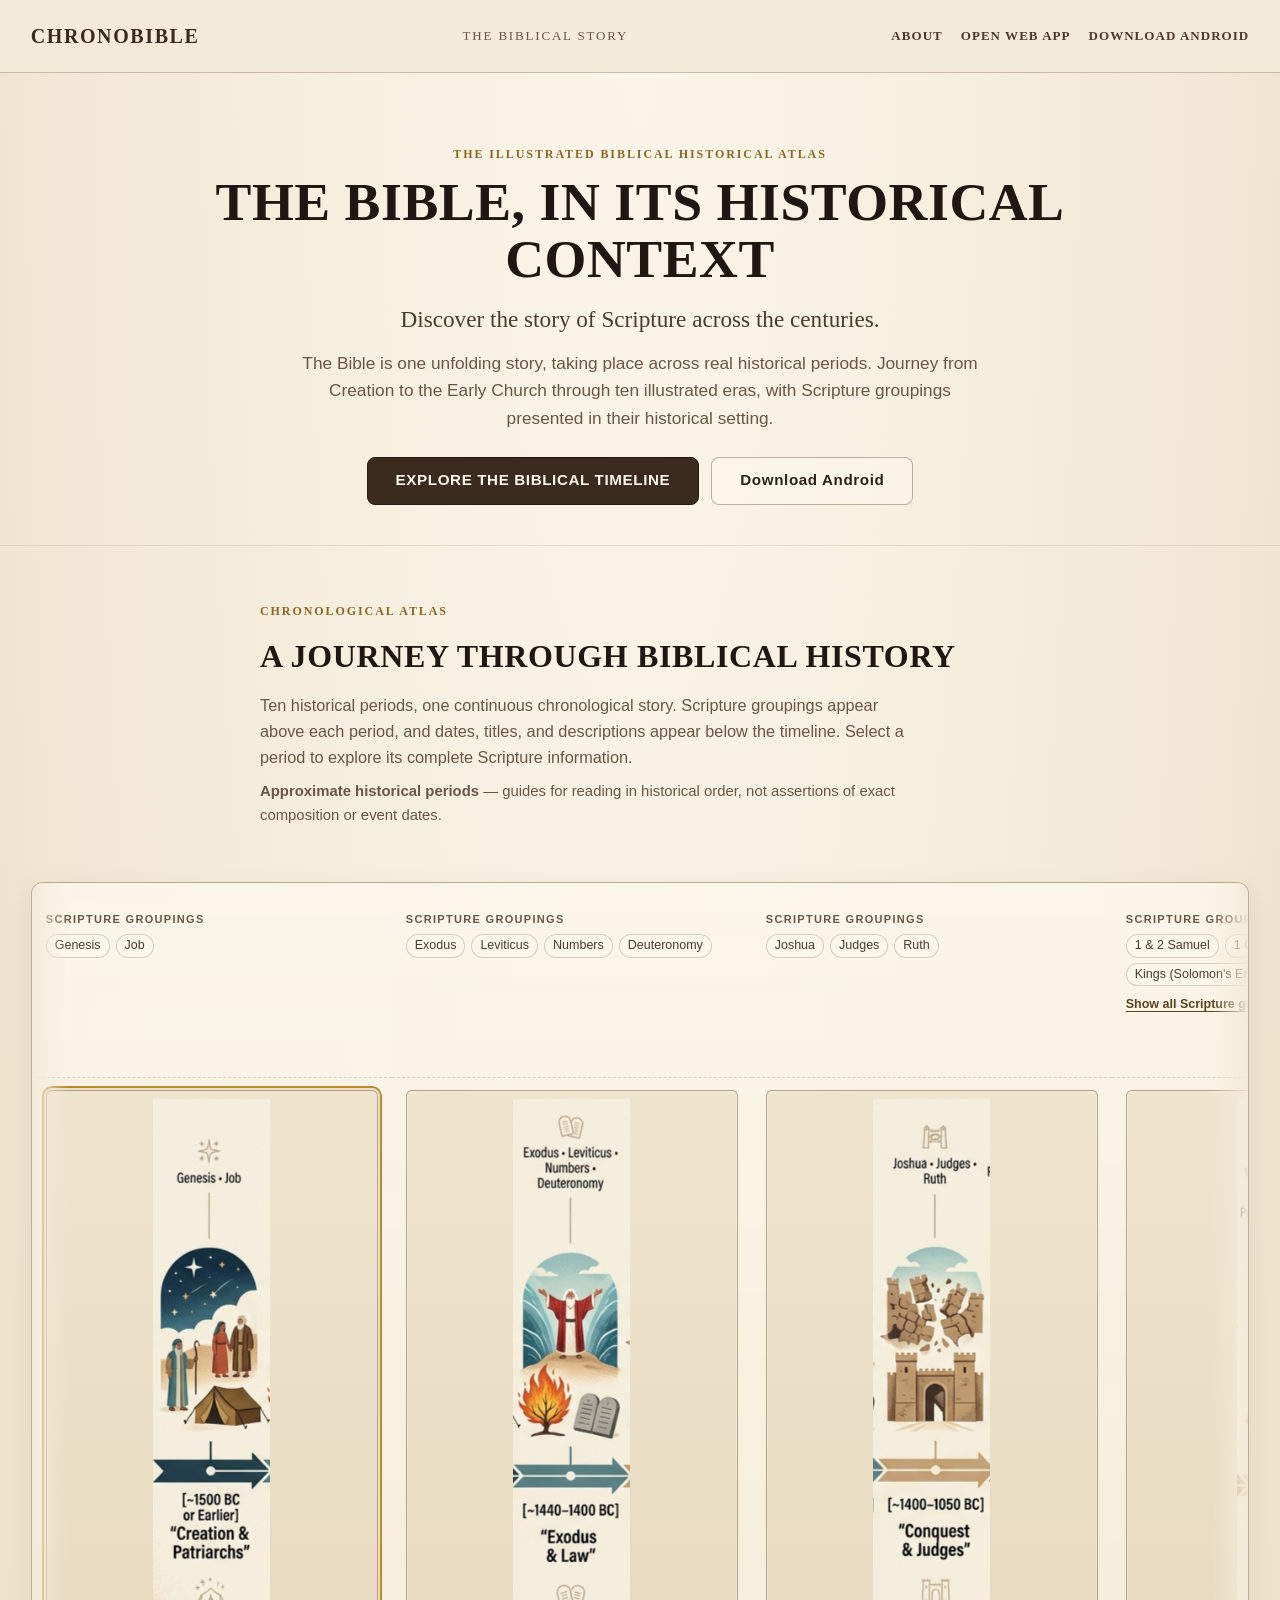
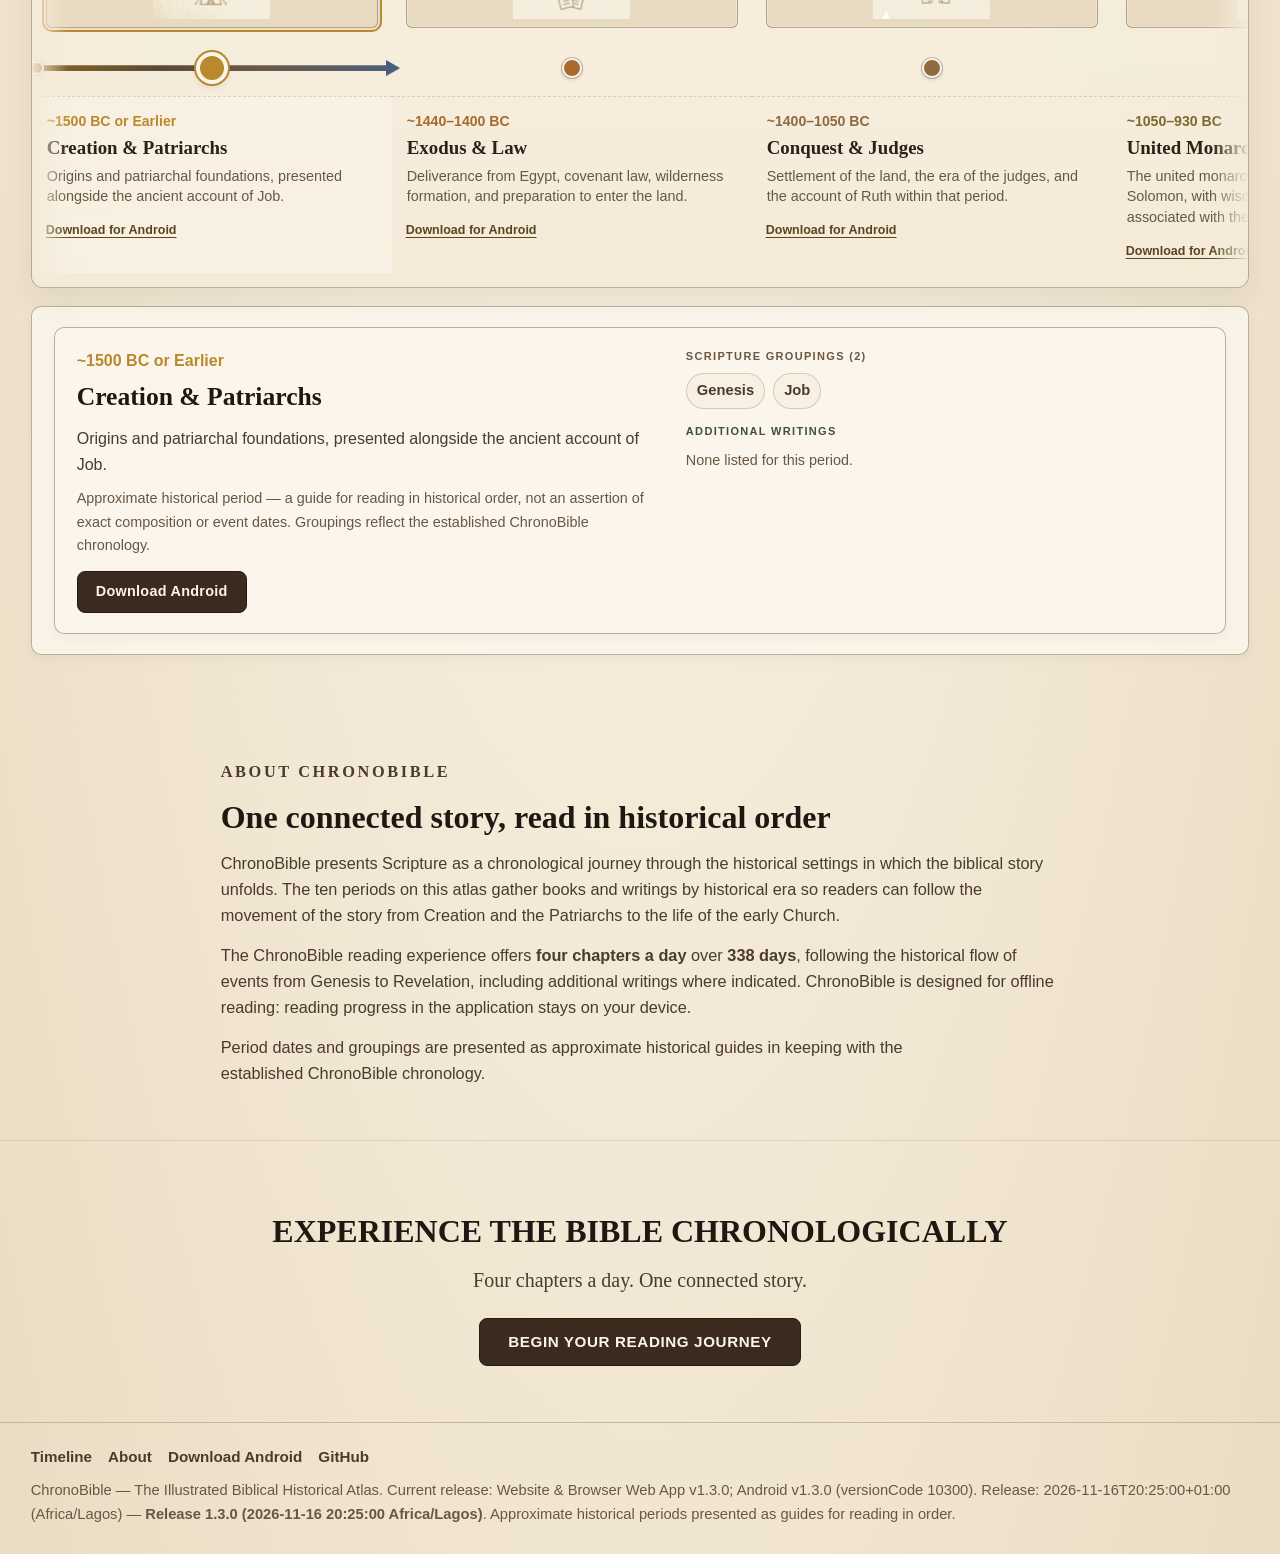
<file: index.html>
<!doctype html>
<html lang="en">
<head>
  <meta charset="UTF-8" />
  <meta name="viewport" content="width=device-width, initial-scale=1.0" />
  <meta name="description" content="ChronoBible — The Illustrated Biblical Historical Atlas. Discover the story of Scripture across the centuries in historical context." />
  <title>ChronoBible — The Illustrated Biblical Historical Atlas</title>
  <link rel="stylesheet" href="./atlas.css" />
</head>
<body>
  <a class="skip-link" href="#timeline">Skip to the biblical timeline</a>

  <header class="site-header" id="top">
    <div class="masthead">
      <a class="brand" href="./" aria-label="ChronoBible home">CHRONOBIBLE</a>
      <a class="story-mark" href="#timeline">THE BIBLICAL STORY</a>
      <nav class="primary-nav" aria-label="Primary">
        <a href="#about">ABOUT</a>
        <a href="./app/">OPEN WEB APP</a>
        <a href="./download/">DOWNLOAD ANDROID</a>
      </nav>
    </div>
  </header>

  <main id="main">
    <section class="hero" aria-labelledby="hero-title">
      <div class="hero-inner">
        <p class="eyebrow">The Illustrated Biblical Historical Atlas</p>
        <h1 id="hero-title">THE BIBLE, IN ITS HISTORICAL CONTEXT</h1>
        <p class="hero-subhead">Discover the story of Scripture across the centuries.</p>
        <p class="hero-lede">The Bible is one unfolding story, taking place across real historical periods. Journey from Creation to the Early Church through ten illustrated eras, with Scripture groupings presented in their historical setting.</p>
        <div class="hero-actions">
          <a class="btn btn-primary" href="#timeline">EXPLORE THE BIBLICAL TIMELINE</a>
          <a class="btn btn-secondary" href="./download/">Download Android</a>
        </div>
      </div>
    </section>

    <section id="timeline" class="timeline-section" aria-labelledby="timeline-title">
      <div class="section-inner">
        <div class="timeline-intro">
          <p class="section-kicker">Chronological atlas</p>
          <h2 id="timeline-title">A JOURNEY THROUGH BIBLICAL HISTORY</h2>
          <p class="section-lede">Ten historical periods, one continuous chronological story. Scripture groupings appear above each period, and dates, titles, and descriptions appear below the timeline. Select a period to explore its complete Scripture information.</p>
          <p class="approx-note"><strong>Approximate historical periods</strong> — guides for reading in historical order, not assertions of exact composition or event dates.</p>
          <p class="scroll-hint" id="scroll-hint" aria-hidden="true">Scroll horizontally to follow the continuous journey</p>
        </div>

        <div class="atlas-frame" id="atlas-frame">
          <div class="atlas-viewport" id="atlas-viewport" tabindex="0" aria-label="Historical timeline: scroll horizontally to explore ten periods from Creation and Patriarchs to the Early Church and Epistles">
            <div class="atlas-track" id="atlas-track" role="list" aria-label="Ten periods of biblical history"></div>
          </div>
        </div>

        <div class="detail-panel" id="detail-panel" aria-labelledby="detail-title">
          <div class="detail-inner" id="detail-inner">
            <p class="detail-empty">Select a period on the timeline to view its complete Scripture groupings, additional writings, and historical context.</p>
          </div>
        </div>
      </div>
    </section>

    <section id="about" class="about-section" aria-labelledby="about-title">
      <div class="section-inner narrow">
        <p class="section-kicker">About ChronoBible</p>
        <h2 id="about-title">One connected story, read in historical order</h2>
        <p>ChronoBible presents Scripture as a chronological journey through the historical settings in which the biblical story unfolds. The ten periods on this atlas gather books and writings by historical era so readers can follow the movement of the story from Creation and the Patriarchs to the life of the early Church.</p>
        <p>The ChronoBible reading experience offers <strong>four chapters a day</strong> over <strong>338 days</strong>, following the historical flow of events from Genesis to Revelation, including additional writings where indicated. ChronoBible is designed for offline reading: reading progress in the application stays on your device.</p>
        <p class="approx-note">Period dates and groupings are presented as approximate historical guides in keeping with the established ChronoBible chronology.</p>
      </div>
    </section>

    <section class="closing-section" aria-labelledby="closing-title">
      <div class="section-inner narrow closing-inner">
        <h2 id="closing-title">EXPERIENCE THE BIBLE CHRONOLOGICALLY</h2>
        <p class="closing-subhead">Four chapters a day. One connected story.</p>
        <div class="closing-actions">
          <a class="btn btn-primary" href="./download/">BEGIN YOUR READING JOURNEY</a>
        </div>
      </div>
    </section>
  </main>

  <footer class="site-footer">
    <div class="footer-inner">
      <nav aria-label="Footer">
        <a href="#timeline">Timeline</a>
        <a href="#about">About</a>
        <a href="./download/">Download Android</a>
        <a href="https://github.com/premierfoodprocessing/ChronoBible">GitHub</a>
      </nav>
      <p>ChronoBible — The Illustrated Biblical Historical Atlas. Current release: Website &amp; Browser Web App v1.3.0; Android v1.3.0 (versionCode 10300). Release: 2026-11-16T20:25:00+01:00 (Africa/Lagos) &mdash; <strong>Release 1.3.0 (2026-11-16 20:25:00 Africa/Lagos)</strong>. Approximate historical periods presented as guides for reading in order.</p>
    </div>
  </footer>

  <script src="./timeline-data.js"></script>
  <script src="./atlas.js"></script>
</body>
</html>
</file>
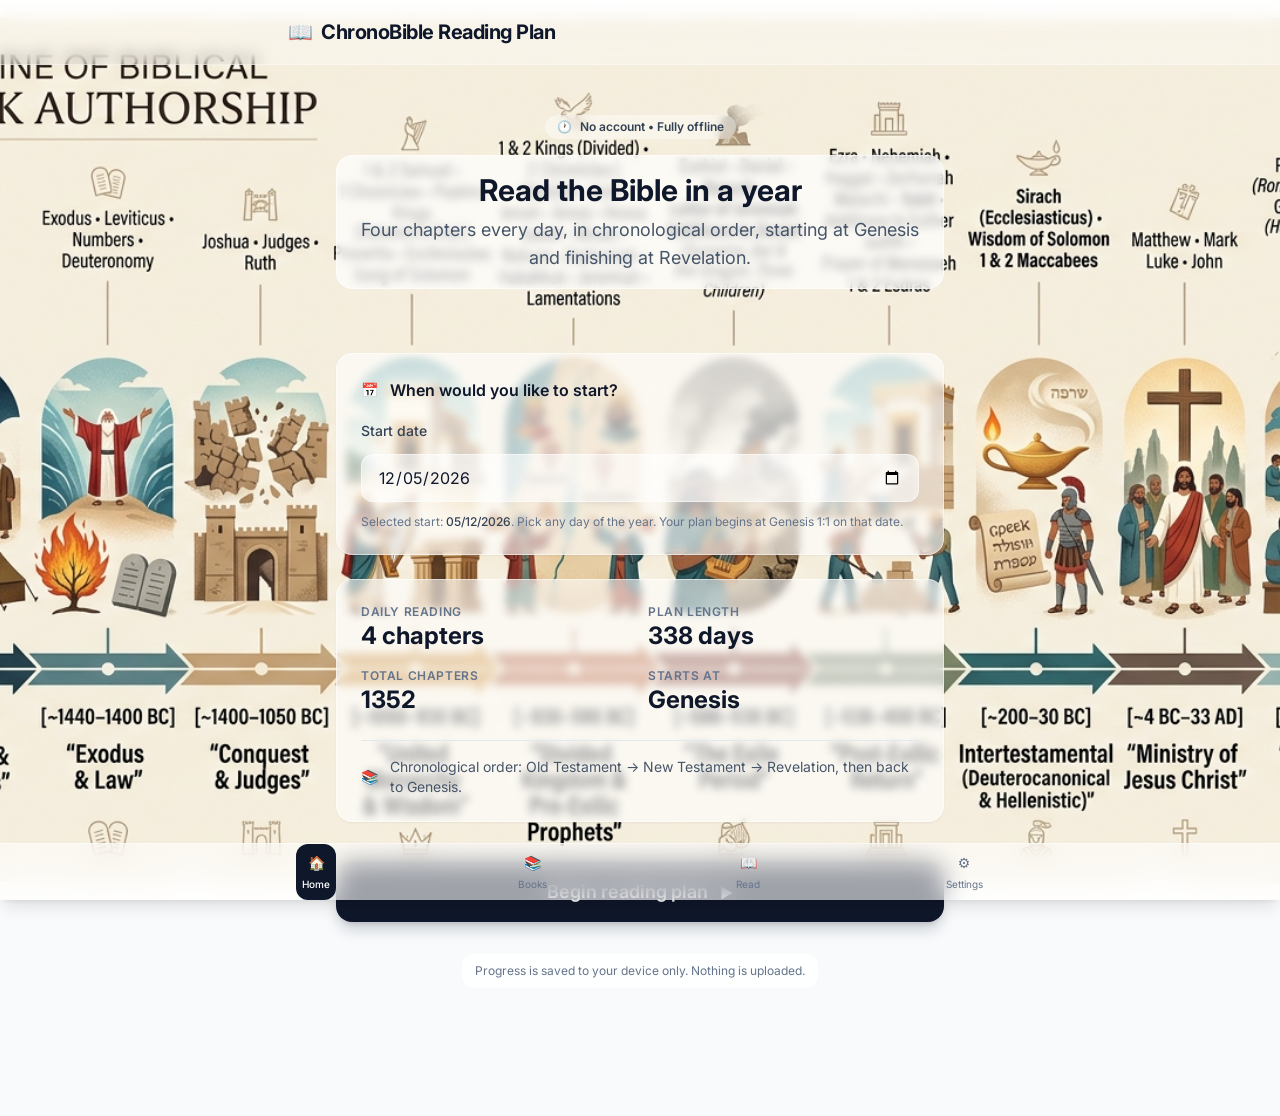
<file: app/index.html>
<!doctype html>
<html lang="en">
  <head>
    <meta charset="UTF-8" />
    
    <meta name="viewport" content="width=device-width, initial-scale=1.0" />
    <meta name="theme-color" content="#0f172a" />
    <meta name="description" content="Chronological Bible reading planner — read Scripture in historical order" />
    <title>ChronoBible Reading Plan</title>
    <script>
      (function () {
        try {
          var raw = localStorage.getItem('cronobible:theme');
          var value = raw ? String(raw).toLowerCase() : 'system';
          var pref = (value === 'light' || value === 'dark' || value === 'system') ? value
            : (value === 'dark-blue' || value === 'darkblue' || value === 'dark blue' || value === 'light-blue' || value === 'lightblue' || value === 'light blue') ? 'light-blue'
            : (value === 'light-green' || value === 'lightgreen' || value === 'light green') ? 'light-green'
            : (value === 'light-purple' || value === 'lightpurple' || value === 'light purple') ? 'light-purple'
            : (value === 'yellow' || value === 'warm') ? 'yellow'
            : 'system';
          var effective = pref === 'system'
            ? (window.matchMedia && window.matchMedia('(prefers-color-scheme: dark)').matches ? 'dark' : 'light')
            : pref;
          var lightEffective = { light: 1, 'light-blue': 1, 'light-green': 1, 'light-purple': 1, yellow: 1 };
          var root = document.documentElement;
          root.dataset.theme = effective;
          root.classList.remove('light', 'dark', 'theme-dark-blue', 'theme-light-blue', 'theme-light-green', 'theme-light-purple', 'theme-yellow');
          root.classList.add(lightEffective[effective] ? 'light' : 'dark');
          if (effective !== 'light' && effective !== 'dark') root.classList.add('theme-' + effective);
        } catch (e) {}
      })();
    </script>
    <script type="module" crossorigin src="/app/assets/index-BdGPZfdv.js"></script>
    <link rel="stylesheet" crossorigin href="/app/assets/index-D6vRvQms.css">
  </head>
  <body>
    <div id="root"></div>
  </body>
</html>
</file>
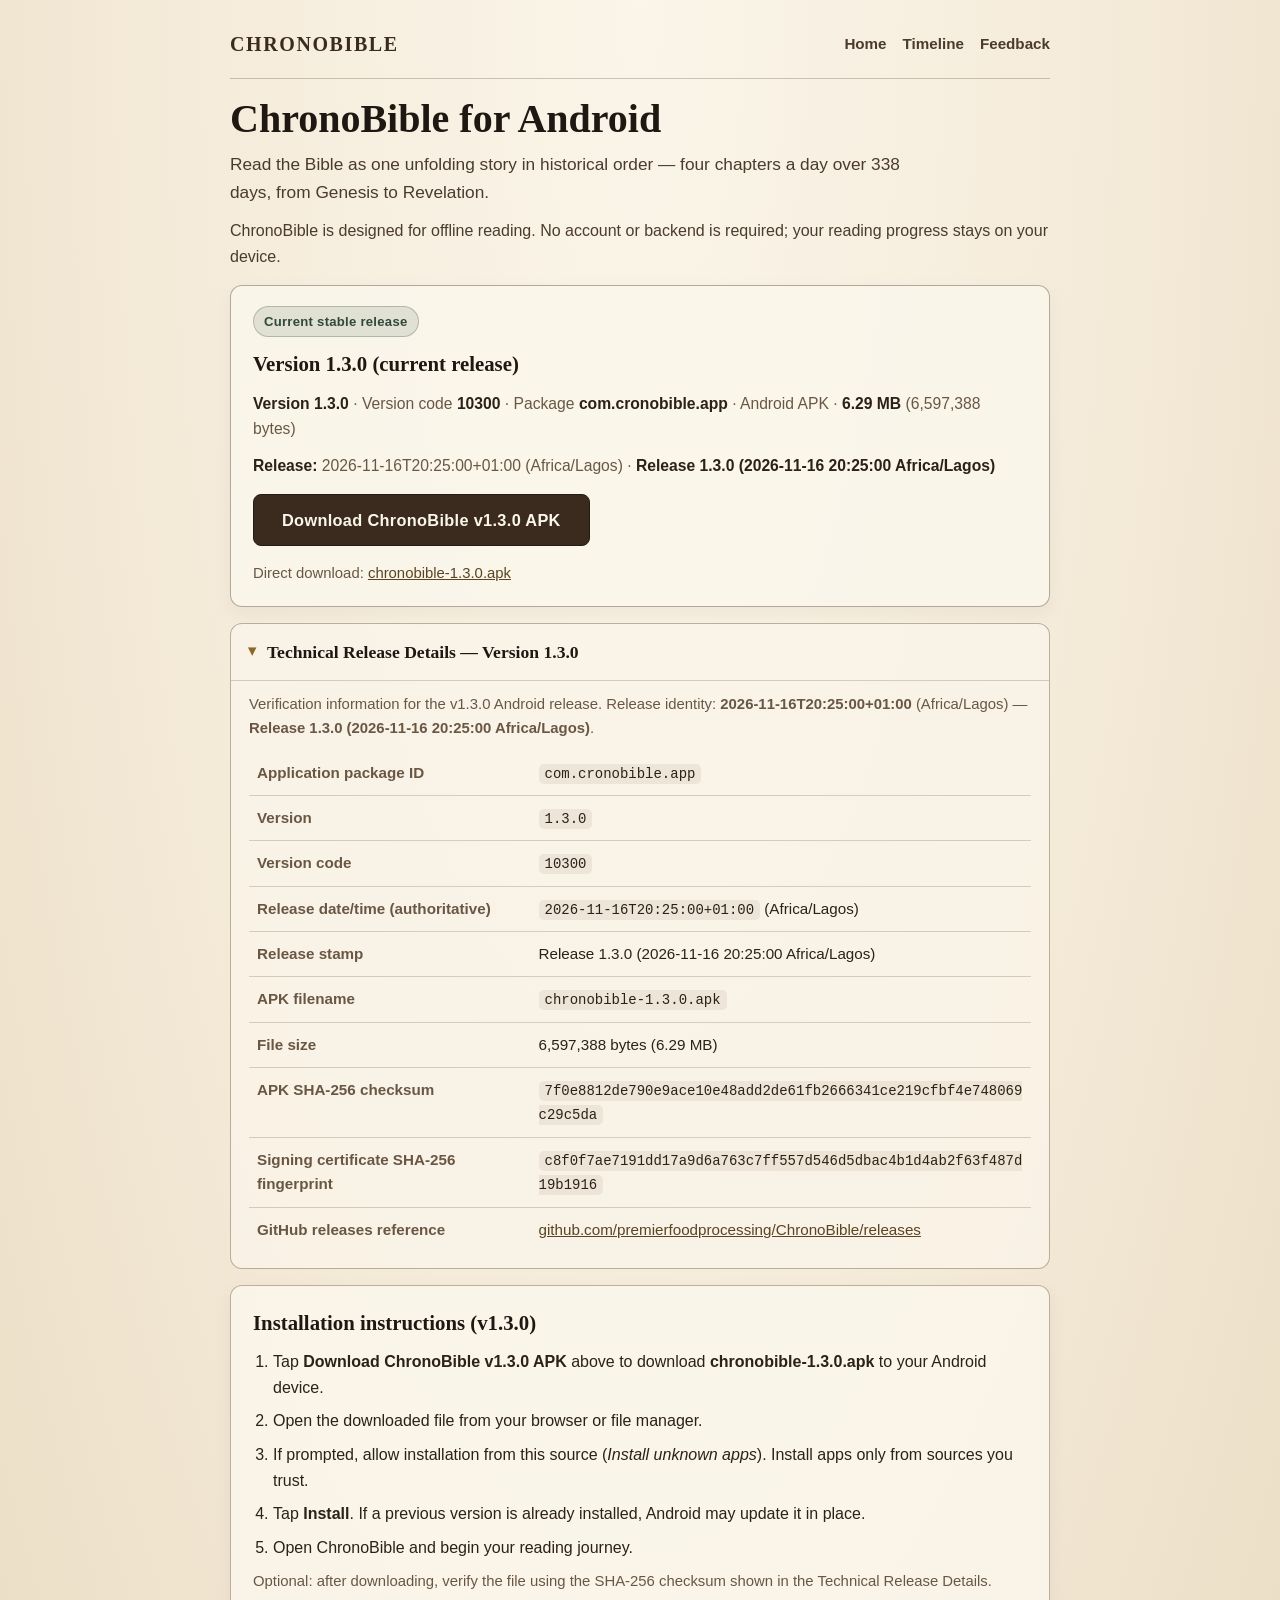
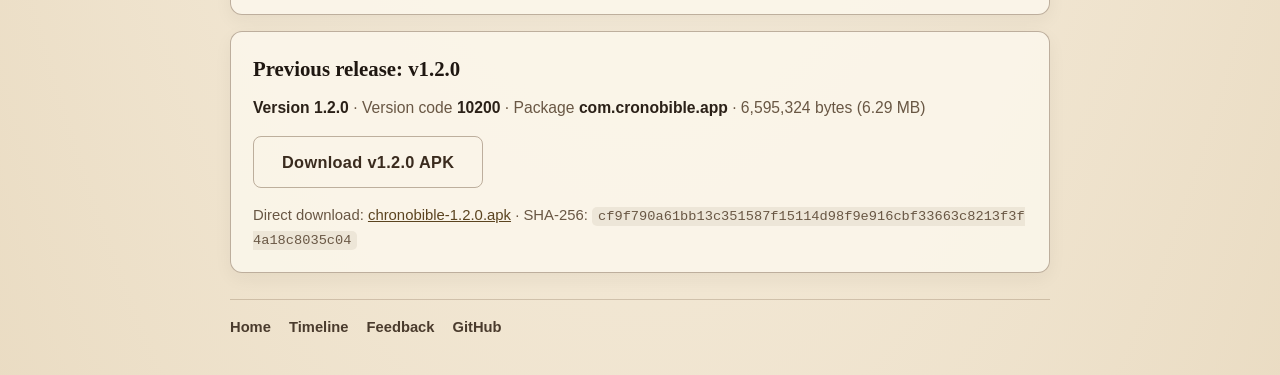
<file: download/index.html>
<!doctype html>
<html lang="en">
<head>
  <meta charset="UTF-8" />
  <meta name="viewport" content="width=device-width, initial-scale=1.0" />
  <meta name="description" content="Download ChronoBible for Android — a chronological Bible reading plan, 4 chapters a day over 338 days, designed for offline reading." />
  <title>Download ChronoBible for Android</title>
  <style>
    :root {
      --parchment: #f4ead8;
      --ivory: #fbf6eb;
      --paper: #f8f0e1;
      --ink: #2b2118;
      --ink-soft: #4a3b2d;
      --muted: #695744;
      --border: rgba(90, 62, 34, 0.22);
      --border-strong: rgba(90, 62, 34, 0.38);
      --deep-brown: #3a2b1e;
      --bronze: #8a6724;
      --serif: "Iowan Old Style", "Palatino Linotype", Palatino, "Book Antiqua", Georgia, "Times New Roman", serif;
      --sans: "Segoe UI", "Helvetica Neue", Arial, system-ui, sans-serif;
    }
    * { box-sizing: border-box; }
    body {
      margin: 0; color: var(--ink); font-family: var(--sans); line-height: 1.6;
      background-color: var(--parchment);
      background-image: radial-gradient(ellipse at top, rgba(251,246,235,0.92), rgba(244,234,216,0.97) 55%, rgba(234,220,195,0.98));
    }
    a { color: #5b4420; }
    a:hover { color: var(--ink); }
    :focus-visible { outline: 3px solid rgba(47,95,90,0.45); outline-offset: 2px; }
    .wrap { max-width: 860px; margin: 0 auto; padding: 20px 20px 32px; }
    header {
      display: flex; align-items: center; justify-content: space-between; gap: 16px; flex-wrap: wrap;
      padding: 8px 0 18px; border-bottom: 1px solid rgba(90,62,34,0.28);
    }
    .brand { font-family: var(--serif); font-weight: 700; font-size: 1.25rem; letter-spacing: 0.08em; color: var(--deep-brown); text-decoration: none; }
    nav { display: flex; flex-wrap: wrap; gap: 8px 16px; }
    nav a { color: var(--ink-soft); text-decoration: none; font-weight: 600; font-size: 0.95rem; }
    nav a:hover { color: var(--ink); text-decoration: underline; text-underline-offset: 3px; }
    main { padding-top: 18px; }
    h1, h2, h3 { font-family: var(--serif); color: #1f1711; }
    h1 { font-size: clamp(1.9rem, 4vw, 2.5rem); line-height: 1.1; margin: 0 0 10px; }
    .lead { margin: 0 0 10px; font-size: 1.08rem; color: var(--ink-soft); max-width: 70ch; }
    .meta { margin: 0 0 12px; color: var(--muted); font-size: 0.98rem; }
    .meta strong { color: var(--ink); }
    .card {
      background: rgba(251,246,235,0.88); border: 1px solid var(--border-strong); border-radius: 12px;
      padding: 20px 22px; margin: 16px 0; box-shadow: 0 6px 18px rgba(43,33,24,0.05);
    }
    .download-card { text-align: left; }
    .current-release { border-color: rgba(58,43,30,0.38); }
    .badge {
      display: inline-block; font-size: 0.82rem; font-weight: 700; letter-spacing: 0.02em;
      color: #2f4a3a; background: rgba(47,74,58,0.12); border: 1px solid rgba(47,74,58,0.28);
      border-radius: 999px; padding: 4px 10px; margin: 0 0 10px;
    }
    .btn {
      display: inline-flex; align-items: center; justify-content: center;
      min-height: 52px; padding: 0 28px; border-radius: 8px; font-weight: 700; font-size: 1.02rem;
      text-decoration: none; border: 1px solid #241b13; background: var(--deep-brown); color: var(--ivory);
      letter-spacing: 0.02em;
    }
    .btn:hover { background: #241b13; color: #fff; }
    .btn-secondary {
      background: transparent; color: var(--deep-brown); border-color: var(--border-strong);
    }
    .btn-secondary:hover { background: rgba(58,43,30,0.06); color: var(--ink); }
    .btn-note { margin: 10px 0 0; color: var(--muted); font-size: 0.93rem; }
    .offline-note { margin: 12px 0 0; color: var(--ink-soft); }
    h2 { font-size: 1.3rem; margin: 0 0 10px; }
    h3 { font-size: 1.12rem; margin: 0 0 8px; }
    ol { margin: 8px 0 0 1.25rem; padding: 0; }
    li { margin: 8px 0; }
    .tech-details {
      border: 1px solid var(--border-strong); border-radius: 12px; background: rgba(251,246,235,0.7);
      margin: 16px 0; overflow: hidden;
    }
    .tech-details summary {
      cursor: pointer; padding: 14px 18px; font-family: var(--serif); font-size: 1.1rem; font-weight: 700;
      color: #1f1711; list-style: none; display: flex; align-items: center; gap: 10px;
    }
    .tech-details summary::-webkit-details-marker { display: none; }
    .tech-details summary::before {
      content: "▸"; color: var(--bronze); font-size: 0.95rem; transition: transform 0.15s ease; display: inline-block;
    }
    .tech-details[open] summary::before { transform: rotate(90deg); }
    .tech-details summary:hover { background: rgba(251,246,235,0.9); }
    .tech-body { padding: 0 18px 16px; border-top: 1px solid var(--border); }
    .tech-intro { margin: 12px 0 10px; color: var(--muted); font-size: 0.93rem; }
    table { width: 100%; border-collapse: collapse; font-size: 0.95rem; }
    th, td { text-align: left; padding: 10px 8px; border-bottom: 1px solid var(--border); vertical-align: top; }
    tr:last-child th, tr:last-child td { border-bottom: 0; }
    th { color: var(--muted); font-weight: 700; width: 36%; }
    code { word-break: break-all; background: rgba(90,62,34,0.08); padding: 2px 6px; border-radius: 5px; font-size: 0.92em; }
    .section-note { margin: 4px 0 0; color: var(--muted); font-size: 0.95rem; }
    footer { margin: 26px 0 4px; padding-top: 16px; border-top: 1px solid rgba(90,62,34,0.22); color: var(--muted); font-size: 0.92rem; }
    footer a { color: var(--ink-soft); font-weight: 600; text-decoration: none; margin-right: 14px; }
    footer a:hover { color: var(--ink); text-decoration: underline; }
    @media (max-width: 640px) {
      .wrap { padding: 16px 16px 28px; }
      th, td { display: block; width: 100%; padding: 6px 4px; }
      th { padding-top: 10px; border-bottom: 0; }
      td { padding-bottom: 10px; }
    }
  </style>
</head>
<body>
  <div class="wrap">
    <header>
      <a class="brand" href="../">CHRONOBIBLE</a>
      <nav aria-label="Main">
        <a href="../">Home</a>
        <a href="../#timeline">Timeline</a>
        <a href="../report/">Feedback</a>
      </nav>
    </header>

    <main>
      <h1>ChronoBible for Android</h1>
      <p class="lead">Read the Bible as one unfolding story in historical order — four chapters a day over 338 days, from Genesis to Revelation.</p>
      <p class="offline-note">ChronoBible is designed for offline reading. No account or backend is required; your reading progress stays on your device.</p>

      <div class="card download-card current-release" aria-labelledby="current-release-title">
        <p class="badge">Current stable release</p>
        <h2 id="current-release-title">Version 1.3.0 (current release)</h2>
        <p class="meta"><strong>Version 1.3.0</strong> · Version code <strong>10300</strong> · Package <strong>com.cronobible.app</strong> · Android APK · <strong>6.29 MB</strong> (6,597,388 bytes)</p>
        <p class="meta"><strong>Release:</strong> <time datetime="2026-11-16T20:25:00+01:00">2026-11-16T20:25:00+01:00</time> (Africa/Lagos) · <strong>Release 1.3.0 (2026-11-16 20:25:00 Africa/Lagos)</strong></p>
        <p><a class="btn" href="./chronobible-1.3.0.apk" download="chronobible-1.3.0.apk">Download ChronoBible v1.3.0 APK</a></p>
        <p class="btn-note">Direct download: <a href="./chronobible-1.3.0.apk" download="chronobible-1.3.0.apk">chronobible-1.3.0.apk</a></p>
      </div>

      <details class="tech-details" open>
        <summary>Technical Release Details — Version 1.3.0</summary>
        <div class="tech-body">
          <p class="tech-intro">Verification information for the v1.3.0 Android release. Release identity: <strong>2026-11-16T20:25:00+01:00</strong> (Africa/Lagos) — <strong>Release 1.3.0 (2026-11-16 20:25:00 Africa/Lagos)</strong>.</p>
          <table>
            <tbody>
              <tr><th scope="row">Application package ID</th><td><code>com.cronobible.app</code></td></tr>
              <tr><th scope="row">Version</th><td><code>1.3.0</code></td></tr>
              <tr><th scope="row">Version code</th><td><code>10300</code></td></tr>
              <tr><th scope="row">Release date/time (authoritative)</th><td><code>2026-11-16T20:25:00+01:00</code> (Africa/Lagos)</td></tr>
              <tr><th scope="row">Release stamp</th><td>Release 1.3.0 (2026-11-16 20:25:00 Africa/Lagos)</td></tr>
              <tr><th scope="row">APK filename</th><td><code>chronobible-1.3.0.apk</code></td></tr>
              <tr><th scope="row">File size</th><td>6,597,388 bytes (6.29 MB)</td></tr>
              <tr><th scope="row">APK SHA-256 checksum</th><td><code>7f0e8812de790e9ace10e48add2de61fb2666341ce219cfbf4e748069c29c5da</code></td></tr>
              <tr><th scope="row">Signing certificate SHA-256 fingerprint</th><td><code>c8f0f7ae7191dd17a9d6a763c7ff557d546d5dbac4b1d4ab2f63f487d19b1916</code></td></tr>
              <tr><th scope="row">GitHub releases reference</th><td><a href="https://github.com/premierfoodprocessing/ChronoBible/releases">github.com/premierfoodprocessing/ChronoBible/releases</a></td></tr>
            </tbody>
          </table>
        </div>
      </details>

      <div class="card" aria-labelledby="install">
        <h2 id="install">Installation instructions (v1.3.0)</h2>
        <ol>
          <li>Tap <strong>Download ChronoBible v1.3.0 APK</strong> above to download <strong>chronobible-1.3.0.apk</strong> to your Android device.</li>
          <li>Open the downloaded file from your browser or file manager.</li>
          <li>If prompted, allow installation from this source (<em>Install unknown apps</em>). Install apps only from sources you trust.</li>
          <li>Tap <strong>Install</strong>. If a previous version is already installed, Android may update it in place.</li>
          <li>Open ChronoBible and begin your reading journey.</li>
        </ol>
        <p class="btn-note">Optional: after downloading, verify the file using the SHA-256 checksum shown in the Technical Release Details.</p>
      </div>

      <div class="card" aria-labelledby="previous-release">
        <h2 id="previous-release">Previous release: v1.2.0</h2>
        <p class="meta"><strong>Version 1.2.0</strong> · Version code <strong>10200</strong> · Package <strong>com.cronobible.app</strong> · 6,595,324 bytes (6.29 MB)</p>
        <p><a class="btn btn-secondary" href="./chronobible-1.2.0.apk" download="chronobible-1.2.0.apk">Download v1.2.0 APK</a></p>
        <p class="btn-note">Direct download: <a href="./chronobible-1.2.0.apk" download="chronobible-1.2.0.apk">chronobible-1.2.0.apk</a> · SHA-256: <code>cf9f790a61bb13c351587f15114d98f9e916cbf33663c8213f3f4a18c8035c04</code></p>
      </div>

    </main>

    <footer>
      <a href="../">Home</a>
      <a href="../#timeline">Timeline</a>
      <a href="../report/">Feedback</a>
      <a href="https://github.com/premierfoodprocessing/ChronoBible">GitHub</a>
    </footer>
  </div>
</body>
</html>
</file>
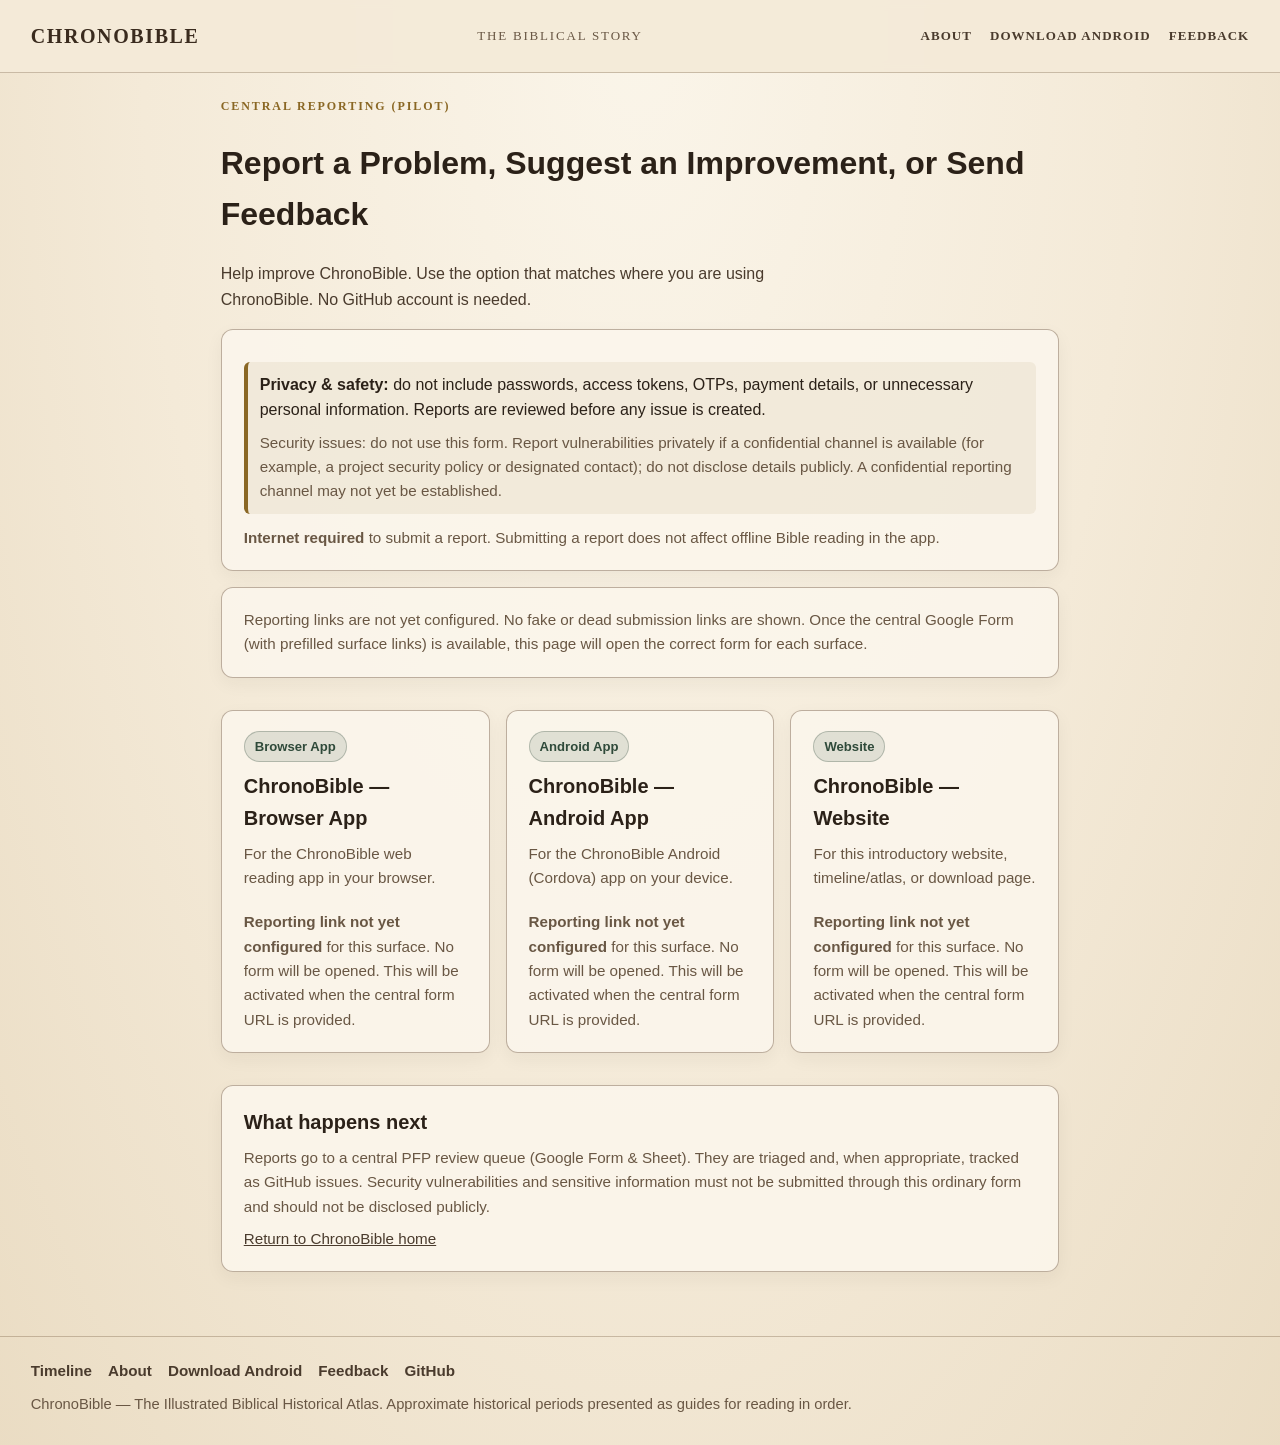
<file: report/index.html>
<!doctype html>
<html lang="en">
<head>
  <meta charset="UTF-8" />
  <meta name="viewport" content="width=device-width, initial-scale=1.0" />
  <meta name="description" content="Report a problem, suggest an improvement, or send feedback for ChronoBible." />
  <title>Report a Problem or Send Feedback — ChronoBible</title>
  <link rel="stylesheet" href="../atlas.css" />
  <style>
    .report-wrap { max-width: 900px; margin: 0 auto; padding: 24px var(--page-gutter, 20px) 48px; }
    .report-card { background: rgba(251,246,235,0.9); border: 1px solid var(--border-strong, rgba(90,62,34,.38)); border-radius: 12px; padding: 20px 22px; margin: 16px 0; box-shadow: 0 6px 18px rgba(43,33,24,0.05); }
    .report-card h2 { margin: 0 0 8px; font-size: 1.25rem; }
    .report-actions { display: grid; gap: 12px; margin-top: 12px; }
    .report-btn { display: inline-flex; align-items: center; justify-content: center; min-height: 48px; padding: 0 18px; border-radius: 8px; font-weight: 700; text-decoration: none; border: 1px solid #241b13; background: var(--deep-brown, #3a2b1e); color: var(--ivory, #fbf6eb); cursor: pointer; font: inherit; }
    .report-btn:hover { background: #241b13; color: #fff; }
    .report-btn.secondary { background: transparent; color: var(--deep-brown, #3a2b1e); border-color: var(--border-strong, rgba(90,62,34,.38)); }
    .report-btn.secondary:hover { background: rgba(58,43,30,0.06); color: var(--ink, #2b2118); }
    .report-note { color: var(--muted, #695744); font-size: .95rem; margin: 8px 0 0; }
    .report-warn { border-left: 4px solid var(--bronze, #8a6744); padding: 10px 12px; background: rgba(138,103,36,0.08); border-radius: 6px; margin: 12px 0; }
    .status { margin-top: 10px; font-size: .95rem; }
    .status.pending { color: var(--muted, #695744); }
    .status.ok { color: #2f4a3a; }
    .surface-grid { display: grid; gap: 16px; }
    @media (min-width: 760px) { .surface-grid { grid-template-columns: repeat(3, 1fr); } .report-actions { grid-template-columns: 1fr; } }
    .pill { display:inline-block; font-size:.82rem; font-weight:700; color:#2f4a3a; background:rgba(47,74,58,.12); border:1px solid rgba(47,74,58,.28); border-radius:999px; padding:4px 10px; margin-bottom:8px; }
    .muted-link { color: var(--ink-soft, #4a3b2d); }
  </style>
</head>
<body>
  <a class="skip-link" href="#report-main">Skip to report options</a>
  <header class="site-header">
    <div class="masthead">
      <a class="brand" href="../">CHRONOBIBLE</a>
      <a class="story-mark" href="../#timeline">THE BIBLICAL STORY</a>
      <nav class="primary-nav" aria-label="Primary">
        <a href="../#about">ABOUT</a>
        <a href="../download/">DOWNLOAD ANDROID</a>
        <a href="./" aria-current="page">FEEDBACK</a>
      </nav>
    </div>
  </header>

  <main id="report-main" class="report-wrap">
    <p class="section-kicker">Central reporting (pilot)</p>
    <h1>Report a Problem, Suggest an Improvement, or Send Feedback</h1>
    <p class="lead" style="max-width:70ch;color:var(--ink-soft,#4a3b2d);">Help improve ChronoBible. Use the option that matches where you are using ChronoBible. No GitHub account is needed.</p>

    <div class="report-card">
      <div class="report-warn">
        <strong>Privacy &amp; safety:</strong> do not include passwords, access tokens, OTPs, payment details, or unnecessary personal information. Reports are reviewed before any issue is created.
        <div id="security-note" class="report-note" style="margin-top:8px;"></div>
      </div>
      <p class="report-note"><strong>Internet required</strong> to submit a report. Submitting a report does not affect offline Bible reading in the app.</p>
    </div>

    <div id="config-status" class="report-card status pending" role="status" aria-live="polite"></div>

    <section aria-label="Choose your ChronoBible surface">
      <div class="surface-grid">
        <div class="report-card" data-surface="browser">
          <span class="pill">Browser App</span>
          <h2>ChronoBible — Browser App</h2>
          <p class="report-note">For the ChronoBible web reading app in your browser.</p>
          <div class="report-actions" id="actions-browser"></div>
        </div>
        <div class="report-card" data-surface="android">
          <span class="pill">Android App</span>
          <h2>ChronoBible — Android App</h2>
          <p class="report-note">For the ChronoBible Android (Cordova) app on your device.</p>
          <div class="report-actions" id="actions-android"></div>
        </div>
        <div class="report-card" data-surface="website">
          <span class="pill">Website</span>
          <h2>ChronoBible — Website</h2>
          <p class="report-note">For this introductory website, timeline/atlas, or download page.</p>
          <div class="report-actions" id="actions-website"></div>
        </div>
      </div>
    </section>

    <div class="report-card">
      <h2>What happens next</h2>
      <p class="report-note">Reports go to a central PFP review queue (Google Form &amp; Sheet). They are triaged and, when appropriate, tracked as GitHub issues. Security vulnerabilities and sensitive information must not be submitted through this ordinary form and should not be disclosed publicly.</p>
      <p class="report-note"><a class="muted-link" href="../">Return to ChronoBible home</a></p>
    </div>
  </main>

  <footer class="site-footer">
    <div class="footer-inner">
      <nav aria-label="Footer">
        <a href="../#timeline">Timeline</a>
        <a href="../#about">About</a>
        <a href="../download/">Download Android</a>
        <a href="./">Feedback</a>
        <a href="https://github.com/premierfoodprocessing/ChronoBible">GitHub</a>
      </nav>
      <p>ChronoBible — The Illustrated Biblical Historical Atlas. Approximate historical periods presented as guides for reading in order.</p>
    </div>
  </footer>

  <script src="./config.js"></script>
  <script>
    (function () {
      var cfg = window.CHRONOBIBLE_REPORT_CONFIG || {};
      var status = document.getElementById('config-status');
      var sec = document.getElementById('security-note');
      if (sec && cfg.securityInfo) sec.textContent = cfg.securityInfo;

      function isConfigured(url) {
        return typeof url === 'string' && url.trim().length > 0 && /^https?:\/\//i.test(url.trim());
      }

      var surfaces = [
        { key: 'browser', label: 'Browser App' },
        { key: 'android', label: 'Android App' },
        { key: 'website', label: 'Website' }
      ];
      var intents = [
        { label: 'Report a Problem', note: 'Something not working as expected' },
        { label: 'Suggest an Improvement', note: 'An idea to make it better' },
        { label: 'Send Feedback', note: 'General comments' }
      ];

      var configuredCount = 0;
      surfaces.forEach(function (s) {
        var url = (cfg[s.key] || '').trim();
        var container = document.getElementById('actions-' + s.key);
        if (!container) return;
        if (isConfigured(url)) {
          configuredCount++;
          intents.forEach(function (intent) {
            var a = document.createElement('a');
            a.className = 'report-btn' + (intent.label === 'Report a Problem' ? '' : ' secondary');
            a.href = url;
            a.target = '_blank';
            a.rel = 'noopener noreferrer';
            a.textContent = intent.label;
            a.setAttribute('aria-label', intent.label + ' for ChronoBible ' + s.label);
            container.appendChild(a);
          });
          var n = document.createElement('p');
          n.className = 'report-note';
          n.textContent = 'Opens the central reporting form for this surface (new tab).';
          container.appendChild(n);
        } else {
          var p = document.createElement('p');
          p.className = 'report-note';
          p.innerHTML = '<strong>Reporting link not yet configured</strong> for this surface. No form will be opened. This will be activated when the central form URL is provided.';
          container.appendChild(p);
        }
      });

      if (configuredCount === 0) {
        status.className = 'report-card status pending';
        status.textContent = 'Reporting links are not yet configured. No fake or dead submission links are shown. Once the central Google Form (with prefilled surface links) is available, this page will open the correct form for each surface.';
      } else if (configuredCount < surfaces.length) {
        status.className = 'report-card status pending';
        status.textContent = 'Some reporting links are configured. Surfaces without a configured link remain inactive until their central form URL is provided.';
      } else {
        status.className = 'report-card status ok';
        status.textContent = 'Reporting links are configured. Choose your surface and action to open the central reporting form.';
      }
    })();
  </script>
</body>
</html>
</file>
<file: atlas.css>
:root {
  --page-gutter: clamp(16px, 2.4vw, 36px);
  --parchment: #f4ead8;
  --parchment-deep: #eadcc3;
  --parchment-dark: #e2d1b3;
  --ivory: #fbf6eb;
  --paper: #f8f0e1;
  --ink: #2b2118;
  --ink-soft: #4a3b2d;
  --muted: #695744;
  --border: rgba(90, 62, 34, 0.22);
  --border-strong: rgba(90, 62, 34, 0.38);
  --rule: rgba(90, 62, 34, 0.28);
  --bronze: #8a6724;
  --gold: #b8892d;
  --deep-brown: #3a2b1e;
  --focus: #2f5f5a;
  --olive: #5f6f52;
  --teal: #3f6f6a;
  --terracotta: #8c5a3c;
  --shadow: 0 10px 30px rgba(43, 33, 24, 0.08);
  --serif: "Iowan Old Style", "Palatino Linotype", Palatino, "Book Antiqua", "URW Palladio L", "Georgia", "Times New Roman", serif;
  --sans: "Segoe UI", "Helvetica Neue", Arial, system-ui, sans-serif;
  --col-w: 360px;
  --spine-h: 56px;
  --content-max: 100%;
  --radius: 12px;
}

* { box-sizing: border-box; }
html { scroll-behavior: smooth; }
@media (prefers-reduced-motion: reduce) {
  html { scroll-behavior: auto; }
  *, *::before, *::after { animation: none !important; transition: none !important; }
}
body {
  margin: 0;
  color: var(--ink);
  font-family: var(--sans);
  line-height: 1.6;
  background-color: var(--parchment);
  background-image:
    radial-gradient(ellipse at top, rgba(251,246,235,0.92), rgba(244,234,216,0.97) 55%, rgba(234,220,195,0.98)),
    repeating-linear-gradient(0deg, transparent, transparent 31px, rgba(90,62,34,0.025) 32px),
    repeating-linear-gradient(90deg, transparent, transparent 31px, rgba(90,62,34,0.018) 32px);
}
img { max-width: 100%; display: block; }
a { color: #5b4420; }
a:hover { color: var(--ink); }
:focus-visible {
  outline: 3px solid rgba(47,95,90,0.45);
  outline-offset: 2px;
}
.skip-link {
  position: absolute; left: 12px; top: -48px; background: var(--ivory); color: var(--ink);
  padding: 8px 12px; border: 1px solid var(--border-strong); border-radius: 6px; z-index: 100;
}
.skip-link:focus { top: 12px; }

.section-inner { max-width: none; margin: 0; padding: 0 var(--page-gutter); }
.narrow { max-width: 900px; margin-left: auto; margin-right: auto; }

/* Header */
.site-header {
  position: sticky; top: 0; z-index: 50;
  background: rgba(244,234,216,0.94);
  backdrop-filter: blur(4px);
  border-bottom: 1px solid var(--rule);
}
.masthead {
  max-width: none; margin: 0; padding: 0 var(--page-gutter);
  min-height: 72px; display: grid; grid-template-columns: auto 1fr auto; align-items: center; gap: 16px 24px;
}
.brand {
  font-family: var(--serif); font-size: 20px; font-weight: 700; letter-spacing: 0.08em;
  color: var(--deep-brown); text-decoration: none; white-space: nowrap;
}
.story-mark {
  justify-self: center; font-family: var(--serif); font-size: 13px; letter-spacing: 0.14em;
  color: var(--muted); text-decoration: none;
}
.story-mark:hover { color: var(--ink); }
.primary-nav { display: flex; align-items: center; gap: 8px 18px; flex-wrap: wrap; justify-content: flex-end; }
.primary-nav a {
  font-family: var(--serif); font-size: 13px; letter-spacing: 0.08em; color: var(--ink-soft);
  text-decoration: none; font-weight: 600;
}
.primary-nav a:hover { color: var(--ink); text-decoration: underline; text-underline-offset: 4px; }
.primary-nav .download-utility {
  font-family: var(--sans); font-size: 13px; letter-spacing: 0.01em; font-weight: 700;
  color: var(--deep-brown); border: 1px solid var(--border-strong); background: rgba(251,246,235,0.7);
  padding: 7px 12px; border-radius: 999px; text-decoration: none;
}
.primary-nav .download-utility:hover { background: var(--ivory); text-decoration: none; }

/* Buttons */
.btn {
  display: inline-flex; align-items: center; justify-content: center;
  min-height: 48px; padding: 0 28px; border-radius: 8px; border: 1px solid var(--border-strong);
  font-weight: 700; font-size: 0.95rem; letter-spacing: 0.04em; text-decoration: none; cursor: pointer;
  font-family: var(--sans); text-align: center;
}
.btn-primary { background: var(--deep-brown); color: var(--ivory); border-color: #241b13; }
.btn-primary:hover { background: #241b13; color: #fff; }
.btn-secondary { background: rgba(251,246,235,0.75); color: var(--ink); }
.btn-secondary:hover { background: var(--ivory); color: var(--ink); }

/* Hero */
.hero { padding: 72px 0 40px; border-bottom: 1px solid rgba(90,62,34,0.12); }
.hero-inner { max-width: 920px; margin: 0 auto; padding: 0 var(--page-gutter); text-align: center; }
.eyebrow, .section-kicker {
  margin: 0 0 10px; font-family: var(--serif); font-size: 12px; letter-spacing: 0.16em;
  text-transform: uppercase; color: var(--bronze); font-weight: 700;
}
.hero h1 {
  margin: 0 0 16px; font-family: var(--serif); font-weight: 700; color: #1f1711;
  font-size: clamp(2.4rem, 4.2vw, 4rem); line-height: 1.05; letter-spacing: 0.01em;
}
.hero-subhead { margin: 0 0 14px; font-family: var(--serif); font-size: 1.45rem; line-height: 1.4; color: var(--ink-soft); }
.hero-lede { margin: 0 auto 24px; font-size: 1.08rem; color: var(--muted); max-width: 72ch; }
.hero-actions { display: flex; gap: 12px; justify-content: center; flex-wrap: wrap; }

/* Timeline section */
.timeline-section { padding: 56px 0 32px; }
.timeline-intro { max-width: 760px; margin-inline: auto; margin-bottom: 20px; text-align: left; }
.timeline-intro h2 {
  margin: 0 0 10px; font-family: var(--serif); font-size: 2rem; color: #1f1711; letter-spacing: 0.02em;
}
.section-lede { margin: 0 0 10px; color: var(--muted); max-width: 72ch; font-size: 1.02rem; }
.approx-note { margin: 8px 0 0; color: var(--muted); font-size: 0.93rem; max-width: 80ch; }
.scroll-hint { margin: 12px 0 0; font-size: 0.85rem; color: var(--muted); font-style: italic; }

.atlas-frame {
  position: relative; border: 1px solid var(--border-strong); border-radius: var(--radius);
  background: linear-gradient(180deg, rgba(251,246,235,0.88), rgba(244,234,216,0.94));
  box-shadow: var(--shadow); overflow: hidden;
}
.atlas-frame::before, .atlas-frame::after {
  content: ""; position: absolute; top: 0; bottom: 0; width: 36px; z-index: 5; pointer-events: none; opacity: 0;
  transition: opacity .2s ease;
}
.atlas-frame::before { left: 0; background: linear-gradient(90deg, rgba(244,234,216,0.95), rgba(244,234,216,0)); }
.atlas-frame::after { right: 0; background: linear-gradient(270deg, rgba(244,234,216,0.95), rgba(244,234,216,0)); }
.atlas-frame.can-scroll-left::before { opacity: 1; }
.atlas-frame.can-scroll-right::after { opacity: 1; }
.atlas-viewport {
  overflow-x: auto; overflow-y: visible; -webkit-overflow-scrolling: touch;
  overscroll-behavior-x: contain; scroll-snap-type: x proximity; padding: 18px 16px 14px;
}
.atlas-viewport:focus { outline: none; }
.atlas-viewport:focus-visible { outline: 3px solid rgba(47,95,90,0.35); outline-offset: -3px; }

.atlas-track {
  position: relative; display: grid; grid-auto-flow: column; grid-auto-columns: var(--col-w);
  grid-template-rows: auto auto var(--spine-h) auto; align-items: stretch; min-width: calc(var(--col-w) * 10);
}
.spine {
  grid-row: 3; grid-column: 1 / -1; align-self: center; height: 6px; position: relative; z-index: 1;
  background: linear-gradient(90deg, #8a6724 0%, #5a4a36 35%, #6b5a49 65%, #4a5f7a 100%);
  border-radius: 999px; box-shadow: inset 0 1px 0 rgba(251,246,235,0.25);
}
.spine::before, .spine::after { content: ""; position: absolute; top: 50%; transform: translateY(-50%); }
.spine::before {
  left: -2px; width: 10px; height: 10px; border-radius: 50%; background: #8a6724; border: 2px solid var(--ivory);
  box-shadow: 0 0 0 1px rgba(43,33,24,.2);
}
.spine::after {
  right: -8px; width: 0; height: 0;
  border-top: 8px solid transparent; border-bottom: 8px solid transparent; border-left: 14px solid #4a5f7a;
  filter: drop-shadow(0 1px 0 rgba(0,0,0,0.1));
}

/* Period column */
.period-col {
  display: contents;
}
.period-col > .cell { scroll-snap-align: start; }
.cell { padding: 10px 14px; position: relative; }
.layer-a { grid-row: 1; min-height: 138px; border-bottom: 1px dashed rgba(90,62,34,0.18); }
.layer-b { grid-row: 2; display: flex; align-items: center; justify-content: center; padding: 12px 14px; }
.layer-c { grid-row: 3; display: flex; align-items: center; justify-content: center; z-index: 3; padding: 0; }
.layer-d { grid-row: 4; border-top: 1px dashed rgba(90,62,34,0.18); padding-top: 12px; }

.layer-a .eyebrow-small, .books-label {
  margin: 0 0 6px; font-size: 11px; font-weight: 800; letter-spacing: 0.12em; text-transform: uppercase; color: var(--muted);
}
.tag-list { list-style: none; margin: 0; padding: 0; display: flex; flex-wrap: wrap; gap: 5px 6px; }
.tag {
  font-size: 12.5px; line-height: 1.25; color: var(--ink-soft); background: rgba(251,246,235,0.92);
  border: 1px solid var(--border); border-radius: 999px; padding: 3px 8px;
}
.tag.addl { background: rgba(95,111,82,0.12); border-color: rgba(95,111,82,0.38); color: #2f402b; }
.addl-label { margin: 8px 0 4px; font-size: 10.5px; font-weight: 800; letter-spacing: 0.08em; text-transform: uppercase; color: #3f5238; }
.disclosure-btn, .inline-toggle {
  appearance: none; border: 0; background: none; padding: 4px 0; margin-top: 4px;
  font: inherit; font-size: 12.5px; font-weight: 700; color: #5b4420; cursor: pointer; text-decoration: underline; text-underline-offset: 3px;
}
.disclosure-btn:hover, .inline-toggle:hover { color: var(--ink); }

/* Illustration plate */
.figure-plate {
  width: 100%; max-width: 332px; margin: 0; position: relative;
  border: 1px solid var(--border-strong); border-radius: 6px; overflow: hidden;
  background: linear-gradient(180deg, #efe4ce, #e7dac0);
  box-shadow: inset 0 0 0 1px rgba(251,246,235,0.35);
  padding: 8px;
  display: flex; align-items: center; justify-content: center;
}
.figure-plate img {
  width: auto; max-width: 100%; height: 520px; max-height: 520px;
  object-fit: contain; display: block;
}

.marker-btn {
  appearance: none; width: 20px; height: 20px; border-radius: 50%; padding: 0; cursor: pointer;
  border: 2px solid var(--ivory); background: var(--period-color, var(--gold));
  box-shadow: 0 0 0 1px rgba(43,33,24,0.25), 0 2px 4px rgba(0,0,0,0.12);
}
.marker-btn:hover { transform: scale(1.1); }
.marker-btn[aria-pressed="true"], .period-col.is-active .marker-btn {
  width: 28px; height: 28px; box-shadow: 0 0 0 2px var(--ivory), 0 0 0 4px var(--period-color, var(--gold)), 0 3px 8px rgba(0,0,0,0.18);
}

.period-date { margin: 0 0 4px; font-size: 0.88rem; font-weight: 700; color: var(--period-color, var(--bronze)); }
.period-title { margin: 0 0 6px; font-family: var(--serif); font-size: 1.18rem; line-height: 1.2; color: var(--ink); }
.period-desc { margin: 0 0 8px; font-size: 0.9rem; color: var(--muted); line-height: 1.45; }
.period-select {
  appearance: none; border: 1px solid transparent; background: none; padding: 0; margin: 0; font: inherit; color: inherit;
  text-align: left; cursor: pointer; width: 100%; border-radius: 6px;
}
.period-select:hover .period-title { color: #1f1711; }

.period-col.is-active .layer-a,
.period-col.is-active .layer-d { background: rgba(251,246,235,0.55); }
.period-col.is-active .layer-b .figure-plate { box-shadow: 0 0 0 2px rgba(251,246,235,0.8), 0 0 0 4px var(--period-color, var(--gold)); }

/* Detail panel (desktop persistent) */
.detail-panel { margin-top: 18px; }
.detail-inner {
  border: 1px solid var(--border-strong); border-radius: 10px; background: rgba(251,246,235,0.9);
  padding: 20px 22px; box-shadow: 0 4px 14px rgba(43,33,24,0.04);
}
.detail-empty { margin: 0; color: var(--muted); font-style: italic; }
.detail-grid { display: grid; grid-template-columns: minmax(320px, 1.1fr) minmax(320px, 1fr); gap: 22px 40px; align-items: start; }
.detail-date { margin: 0 0 4px; font-weight: 700; color: var(--period-color, var(--bronze)); }
.detail-inner h3 { margin: 0 0 8px; font-family: var(--serif); font-size: 1.6rem; color: #1f1711; }
.detail-context { margin: 0 0 10px; color: var(--ink-soft); }
.detail-caveat { margin: 0 0 14px; font-size: 0.9rem; color: var(--muted); }
.detail-actions { display: flex; flex-wrap: wrap; gap: 10px; margin-top: 8px; }
.detail-actions .btn { min-height: 42px; padding: 0 18px; font-size: 0.9rem; letter-spacing: 0.02em; }
.detail-block-title { margin: 0 0 8px; font-size: 11px; font-weight: 800; letter-spacing: 0.12em; text-transform: uppercase; color: var(--muted); }
.detail-block-title.addl { color: #3f5238; margin-top: 14px; }
.detail-list { list-style: none; margin: 0; padding: 0; display: flex; flex-wrap: wrap; gap: 6px 8px; }
.detail-list li {
  font-size: 0.92rem; font-weight: 600; color: var(--ink-soft); background: #f8f1e3;
  border: 1px solid var(--border); border-radius: 999px; padding: 5px 10px;
}
.detail-list li.addl { background: rgba(95,111,82,0.13); border-color: rgba(95,111,82,0.38); color: #2f402b; }

/* Mobile inline expansion */
.inline-detail { display: none; }

/* About & closing */
.about-section { padding: 72px 0 40px; }
.about-section h2, .closing-section h2 {
  margin: 0 0 14px; font-family: var(--serif); font-size: 2rem; color: #1f1711; line-height: 1.15;
}
.about-section p { margin: 0 0 14px; color: var(--ink-soft); font-size: 1.02rem; }
.closing-section { padding: 72px 0 56px; border-top: 1px solid rgba(90,62,34,0.12); }
.closing-inner { text-align: center; max-width: 960px; margin: 0 auto; }
.closing-subhead { margin: 0 0 22px; font-family: var(--serif); font-size: 1.25rem; color: var(--ink-soft); }
.closing-actions { display: flex; gap: 12px; justify-content: center; flex-wrap: wrap; }

.site-footer { border-top: 1px solid var(--rule); padding: 22px 0 28px; }
.footer-inner { max-width: none; margin: 0; padding: 0 var(--page-gutter); }
.site-footer nav { display: flex; flex-wrap: wrap; gap: 8px 16px; margin-bottom: 10px; }
.site-footer nav a { color: var(--ink-soft); font-weight: 600; text-decoration: none; font-size: 0.95rem; }
.site-footer nav a:hover { color: var(--ink); text-decoration: underline; }
.site-footer p { margin: 0; color: var(--muted); font-size: 0.92rem; }

/* Mobile vertical journey */
@media (max-width: 900px) {
  :root { --page-gutter: 16px; }
  .section-inner, .hero-inner, .masthead, .footer-inner { padding-left: 16px; padding-right: 16px; }
  .masthead { grid-template-columns: 1fr; justify-items: start; gap: 8px; padding-top: 10px; padding-bottom: 10px; min-height: 0; }
  .story-mark { justify-self: start; font-size: 12px; }
  .primary-nav { justify-content: flex-start; gap: 8px 12px; }
  .hero { padding: 44px 0 28px; }
  .hero h1 { font-size: clamp(2rem, 9vw, 2.4rem); }
  .hero-subhead { font-size: 1.2rem; }
  .timeline-section { padding: 40px 0 24px; }
  .timeline-intro h2 { font-size: 1.65rem; }
  .scroll-hint { display: none; }
  .atlas-frame { border-radius: 10px; }
  .atlas-frame::before, .atlas-frame::after { display: none; }
  .atlas-viewport { overflow: visible; padding: 8px 8px 4px; scroll-snap-type: none; }
  .atlas-track { display: block; min-width: 0; }
  .spine { display: none; }

  .period-col {
    display: grid;
    grid-template-columns: 40px 1fr;
    grid-template-areas:
      "marker books"
      "marker image"
      "marker meta"
      "marker detail";
    column-gap: 10px;
    padding: 18px 8px 18px 2px;
    border-bottom: 1px solid var(--border);
    position: relative;
  }
  .period-col::before {
    content: ""; position: absolute; left: 20px; top: 0; bottom: 0; width: 4px;
    background: linear-gradient(180deg, #8a6724 0%, #5a4a36 35%, #6b5a49 65%, #4a5f7a 100%);
    border-radius: 999px; z-index: 0;
  }
  .atlas-track .period-col:first-of-type::before { top: 28px; }
  .atlas-track .period-col:last-of-type { border-bottom: 0; }
  .atlas-track .period-col:last-of-type::before { bottom: calc(100% - 28px); }
  .cell { padding: 0; border: 0 !important; min-height: 0; background: none !important; }
  .layer-c { grid-area: marker; align-items: flex-start; justify-content: center; padding-top: 2px; z-index: 2; }
  .layer-a { grid-area: books; padding-bottom: 8px; }
  .layer-b { grid-area: image; padding: 4px 0 10px; justify-content: flex-start; }
  .layer-d { grid-area: meta; padding-bottom: 6px; }
  .inline-detail { display: block; grid-area: detail; }
  .inline-detail[hidden] { display: none; }
  .figure-plate { max-width: 100%; width: 100%; padding: 6px; }
  .figure-plate img { width: 100%; height: auto; max-height: min(72vh, 640px); }
  .marker-btn { width: 20px; height: 20px; }
  .marker-btn[aria-pressed="true"], .period-col.is-active .marker-btn { width: 26px; height: 26px; }
  .detail-panel { display: none; }
  .inline-detail .detail-inner { margin-top: 10px; padding: 14px 14px; }
  .detail-grid { grid-template-columns: 1fr; gap: 12px; }
  .about-section { padding: 48px 0 28px; }
  .closing-section { padding: 48px 0 40px; }
  .about-section h2, .closing-section h2 { font-size: 1.7rem; }
}
</file>
<file: app/assets/index-D6vRvQms.css>
@import"https://fonts.googleapis.com/css2?family=Inter:wght@300;400;500;600;700&display=swap";*,:before,:after{--tw-border-spacing-x: 0;--tw-border-spacing-y: 0;--tw-translate-x: 0;--tw-translate-y: 0;--tw-rotate: 0;--tw-skew-x: 0;--tw-skew-y: 0;--tw-scale-x: 1;--tw-scale-y: 1;--tw-pan-x: ;--tw-pan-y: ;--tw-pinch-zoom: ;--tw-scroll-snap-strictness: proximity;--tw-gradient-from-position: ;--tw-gradient-via-position: ;--tw-gradient-to-position: ;--tw-ordinal: ;--tw-slashed-zero: ;--tw-numeric-figure: ;--tw-numeric-spacing: ;--tw-numeric-fraction: ;--tw-ring-inset: ;--tw-ring-offset-width: 0px;--tw-ring-offset-color: #fff;--tw-ring-color: rgb(59 130 246 / .5);--tw-ring-offset-shadow: 0 0 #0000;--tw-ring-shadow: 0 0 #0000;--tw-shadow: 0 0 #0000;--tw-shadow-colored: 0 0 #0000;--tw-blur: ;--tw-brightness: ;--tw-contrast: ;--tw-grayscale: ;--tw-hue-rotate: ;--tw-invert: ;--tw-saturate: ;--tw-sepia: ;--tw-drop-shadow: ;--tw-backdrop-blur: ;--tw-backdrop-brightness: ;--tw-backdrop-contrast: ;--tw-backdrop-grayscale: ;--tw-backdrop-hue-rotate: ;--tw-backdrop-invert: ;--tw-backdrop-opacity: ;--tw-backdrop-saturate: ;--tw-backdrop-sepia: ;--tw-contain-size: ;--tw-contain-layout: ;--tw-contain-paint: ;--tw-contain-style: }::backdrop{--tw-border-spacing-x: 0;--tw-border-spacing-y: 0;--tw-translate-x: 0;--tw-translate-y: 0;--tw-rotate: 0;--tw-skew-x: 0;--tw-skew-y: 0;--tw-scale-x: 1;--tw-scale-y: 1;--tw-pan-x: ;--tw-pan-y: ;--tw-pinch-zoom: ;--tw-scroll-snap-strictness: proximity;--tw-gradient-from-position: ;--tw-gradient-via-position: ;--tw-gradient-to-position: ;--tw-ordinal: ;--tw-slashed-zero: ;--tw-numeric-figure: ;--tw-numeric-spacing: ;--tw-numeric-fraction: ;--tw-ring-inset: ;--tw-ring-offset-width: 0px;--tw-ring-offset-color: #fff;--tw-ring-color: rgb(59 130 246 / .5);--tw-ring-offset-shadow: 0 0 #0000;--tw-ring-shadow: 0 0 #0000;--tw-shadow: 0 0 #0000;--tw-shadow-colored: 0 0 #0000;--tw-blur: ;--tw-brightness: ;--tw-contrast: ;--tw-grayscale: ;--tw-hue-rotate: ;--tw-invert: ;--tw-saturate: ;--tw-sepia: ;--tw-drop-shadow: ;--tw-backdrop-blur: ;--tw-backdrop-brightness: ;--tw-backdrop-contrast: ;--tw-backdrop-grayscale: ;--tw-backdrop-hue-rotate: ;--tw-backdrop-invert: ;--tw-backdrop-opacity: ;--tw-backdrop-saturate: ;--tw-backdrop-sepia: ;--tw-contain-size: ;--tw-contain-layout: ;--tw-contain-paint: ;--tw-contain-style: }*,:before,:after{box-sizing:border-box;border-width:0;border-style:solid;border-color:#e5e7eb}:before,:after{--tw-content: ""}html,:host{line-height:1.5;-webkit-text-size-adjust:100%;-moz-tab-size:4;-o-tab-size:4;tab-size:4;font-family:ui-sans-serif,system-ui,sans-serif,"Apple Color Emoji","Segoe UI Emoji",Segoe UI Symbol,"Noto Color Emoji";font-feature-settings:normal;font-variation-settings:normal;-webkit-tap-highlight-color:transparent}body{margin:0;line-height:inherit}hr{height:0;color:inherit;border-top-width:1px}abbr:where([title]){-webkit-text-decoration:underline dotted;text-decoration:underline dotted}h1,h2,h3,h4,h5,h6{font-size:inherit;font-weight:inherit}a{color:inherit;text-decoration:inherit}b,strong{font-weight:bolder}code,kbd,samp,pre{font-family:ui-monospace,SFMono-Regular,Menlo,Monaco,Consolas,Liberation Mono,Courier New,monospace;font-feature-settings:normal;font-variation-settings:normal;font-size:1em}small{font-size:80%}sub,sup{font-size:75%;line-height:0;position:relative;vertical-align:baseline}sub{bottom:-.25em}sup{top:-.5em}table{text-indent:0;border-color:inherit;border-collapse:collapse}button,input,optgroup,select,textarea{font-family:inherit;font-feature-settings:inherit;font-variation-settings:inherit;font-size:100%;font-weight:inherit;line-height:inherit;letter-spacing:inherit;color:inherit;margin:0;padding:0}button,select{text-transform:none}button,input:where([type=button]),input:where([type=reset]),input:where([type=submit]){-webkit-appearance:button;background-color:transparent;background-image:none}:-moz-focusring{outline:auto}:-moz-ui-invalid{box-shadow:none}progress{vertical-align:baseline}::-webkit-inner-spin-button,::-webkit-outer-spin-button{height:auto}[type=search]{-webkit-appearance:textfield;outline-offset:-2px}::-webkit-search-decoration{-webkit-appearance:none}::-webkit-file-upload-button{-webkit-appearance:button;font:inherit}summary{display:list-item}blockquote,dl,dd,h1,h2,h3,h4,h5,h6,hr,figure,p,pre{margin:0}fieldset{margin:0;padding:0}legend{padding:0}ol,ul,menu{list-style:none;margin:0;padding:0}dialog{padding:0}textarea{resize:vertical}input::-moz-placeholder,textarea::-moz-placeholder{opacity:1;color:#9ca3af}input::placeholder,textarea::placeholder{opacity:1;color:#9ca3af}button,[role=button]{cursor:pointer}:disabled{cursor:default}img,svg,video,canvas,audio,iframe,embed,object{display:block;vertical-align:middle}img,video{max-width:100%;height:auto}[hidden]:where(:not([hidden=until-found])){display:none}:root,[data-theme=light]{color-scheme:light;--cb-app-bg: #f8fafc;--cb-app-fg: #0f172a;--cb-surface: rgba(255, 255, 255, .72);--cb-surface-strong: rgba(255, 255, 255, .86);--cb-border: rgba(255, 255, 255, .5);--cb-overlay: rgba(248, 250, 252, .35);--cb-muted: #475569;--cb-accent: #0f172a}[data-theme=dark]{color-scheme:dark;--cb-app-bg: #0f172a;--cb-app-fg: #e2e8f0;--cb-surface: rgba(30, 41, 59, .72);--cb-surface-strong: rgba(30, 41, 59, .88);--cb-border: rgba(51, 65, 85, .5);--cb-overlay: rgba(2, 6, 23, .4);--cb-muted: #94a3b8;--cb-accent: #e2e8f0}[data-theme=light-blue]{color-scheme:light;--cb-app-bg: #eef6ff;--cb-app-fg: #0f2942;--cb-surface: rgba(238, 246, 255, .82);--cb-surface-strong: rgba(248, 252, 255, .94);--cb-border: rgba(37, 99, 235, .18);--cb-overlay: rgba(219, 234, 254, .34);--cb-muted: #1d4ed8;--cb-accent: #1d4ed8}[data-theme=light-green]{color-scheme:light;--cb-app-bg: #effaf3;--cb-app-fg: #123524;--cb-surface: rgba(239, 250, 243, .82);--cb-surface-strong: rgba(247, 255, 250, .94);--cb-border: rgba(22, 101, 52, .18);--cb-overlay: rgba(220, 252, 231, .34);--cb-muted: #166534;--cb-accent: #166534}[data-theme=light-purple]{color-scheme:light;--cb-app-bg: #f7f2ff;--cb-app-fg: #2e1065;--cb-surface: rgba(247, 242, 255, .82);--cb-surface-strong: rgba(252, 249, 255, .94);--cb-border: rgba(109, 40, 217, .18);--cb-overlay: rgba(237, 233, 254, .34);--cb-muted: #6d28d9;--cb-accent: #6d28d9}[data-theme=yellow]{color-scheme:light;--cb-app-bg: #fff8e1;--cb-app-fg: #3f2f0a;--cb-surface: rgba(255, 248, 225, .82);--cb-surface-strong: rgba(255, 252, 240, .94);--cb-border: rgba(180, 83, 9, .18);--cb-overlay: rgba(255, 243, 199, .38);--cb-muted: #92400e;--cb-accent: #92400e}html{scroll-behavior:smooth;background-color:var(--cb-app-bg)}body{color:var(--cb-app-fg);-webkit-font-smoothing:antialiased;-moz-osx-font-smoothing:grayscale;font-family:Inter,system-ui,sans-serif;background-image:url(/app/bible-bg.jpg);background-size:cover;background-position:center;background-attachment:fixed;background-repeat:no-repeat;min-height:100vh}body:before{content:"";position:fixed;top:0;right:0;bottom:0;left:0;background:var(--cb-overlay);z-index:-1}[data-theme=light-blue] .bg-slate-900,[data-theme=light-green] .bg-slate-900,[data-theme=light-purple] .bg-slate-900{background-color:var(--cb-accent)!important}[data-theme=light-blue] .bg-white\/30,[data-theme=light-blue] .bg-white\/40,[data-theme=light-blue] .bg-white\/50,[data-theme=light-blue] .bg-white\/60,[data-theme=light-blue] .bg-white\/70,[data-theme=light-blue] .bg-white\/75,[data-theme=light-blue] .bg-white\/80,[data-theme=light-green] .bg-white\/30,[data-theme=light-green] .bg-white\/40,[data-theme=light-green] .bg-white\/50,[data-theme=light-green] .bg-white\/60,[data-theme=light-green] .bg-white\/70,[data-theme=light-green] .bg-white\/75,[data-theme=light-green] .bg-white\/80,[data-theme=light-purple] .bg-white\/30,[data-theme=light-purple] .bg-white\/40,[data-theme=light-purple] .bg-white\/50,[data-theme=light-purple] .bg-white\/60,[data-theme=light-purple] .bg-white\/70,[data-theme=light-purple] .bg-white\/75,[data-theme=light-purple] .bg-white\/80{background-color:var(--cb-surface)!important}[data-theme=light-blue] .text-slate-900,[data-theme=light-blue] .text-slate-800,[data-theme=light-blue] .text-slate-700,[data-theme=light-green] .text-slate-900,[data-theme=light-green] .text-slate-800,[data-theme=light-green] .text-slate-700,[data-theme=light-purple] .text-slate-900,[data-theme=light-purple] .text-slate-800,[data-theme=light-purple] .text-slate-700{color:var(--cb-app-fg)!important}[data-theme=light-blue] .text-slate-600,[data-theme=light-blue] .text-slate-500,[data-theme=light-blue] .text-slate-400,[data-theme=light-green] .text-slate-600,[data-theme=light-green] .text-slate-500,[data-theme=light-green] .text-slate-400,[data-theme=light-purple] .text-slate-600,[data-theme=light-purple] .text-slate-500,[data-theme=light-purple] .text-slate-400{color:var(--cb-muted)!important}[data-theme=light-blue] .border-white\/40,[data-theme=light-blue] .border-white\/50,[data-theme=light-blue] .border-slate-100,[data-theme=light-blue] .border-slate-200,[data-theme=light-blue] .border-slate-300\/60,[data-theme=light-blue] .border-slate-400\/70,[data-theme=light-green] .border-white\/40,[data-theme=light-green] .border-white\/50,[data-theme=light-green] .border-slate-100,[data-theme=light-green] .border-slate-200,[data-theme=light-green] .border-slate-300\/60,[data-theme=light-green] .border-slate-400\/70,[data-theme=light-purple] .border-white\/40,[data-theme=light-purple] .border-white\/50,[data-theme=light-purple] .border-slate-100,[data-theme=light-purple] .border-slate-200,[data-theme=light-purple] .border-slate-300\/60,[data-theme=light-purple] .border-slate-400\/70{border-color:var(--cb-border)!important}[data-theme=yellow] .bg-slate-900{background-color:#92400e!important}[data-theme=yellow] .bg-white\/30,[data-theme=yellow] .bg-white\/40,[data-theme=yellow] .bg-white\/50,[data-theme=yellow] .bg-white\/60,[data-theme=yellow] .bg-white\/70,[data-theme=yellow] .bg-white\/75,[data-theme=yellow] .bg-white\/80{background-color:var(--cb-surface)!important}[data-theme=yellow] .text-slate-900,[data-theme=yellow] .text-slate-800,[data-theme=yellow] .text-slate-700{color:var(--cb-app-fg)!important}[data-theme=yellow] .text-slate-600,[data-theme=yellow] .text-slate-500,[data-theme=yellow] .text-slate-400{color:var(--cb-muted)!important}[data-theme=yellow] .border-white\/40,[data-theme=yellow] .border-white\/50,[data-theme=yellow] .border-slate-100,[data-theme=yellow] .border-slate-200,[data-theme=yellow] .border-slate-300\/60,[data-theme=yellow] .border-slate-400\/70{border-color:var(--cb-border)!important}[data-theme=light-blue] .card,[data-theme=light-green] .card,[data-theme=light-purple] .card,[data-theme=yellow] .card{background-color:var(--cb-surface);border-color:var(--cb-border)}.card{overflow:hidden;border-radius:.75rem;border-width:1px;border-color:#ffffff80;background-color:#fff9;--tw-shadow: 0 1px 2px 0 rgb(0 0 0 / .05);--tw-shadow-colored: 0 1px 2px 0 var(--tw-shadow-color);box-shadow:var(--tw-ring-offset-shadow, 0 0 #0000),var(--tw-ring-shadow, 0 0 #0000),var(--tw-shadow);--tw-backdrop-blur: blur(4px);-webkit-backdrop-filter:var(--tw-backdrop-blur) var(--tw-backdrop-brightness) var(--tw-backdrop-contrast) var(--tw-backdrop-grayscale) var(--tw-backdrop-hue-rotate) var(--tw-backdrop-invert) var(--tw-backdrop-opacity) var(--tw-backdrop-saturate) var(--tw-backdrop-sepia);backdrop-filter:var(--tw-backdrop-blur) var(--tw-backdrop-brightness) var(--tw-backdrop-contrast) var(--tw-backdrop-grayscale) var(--tw-backdrop-hue-rotate) var(--tw-backdrop-invert) var(--tw-backdrop-opacity) var(--tw-backdrop-saturate) var(--tw-backdrop-sepia)}[data-theme=light-blue] .period-card,[data-theme=light-green] .period-card,[data-theme=light-purple] .period-card,[data-theme=yellow] .period-card{background-color:var(--cb-surface);border-color:var(--cb-border)}.period-card{overflow:hidden;border-radius:.75rem;border-width:1px;border-color:#ffffff80;background-color:#fff9;--tw-shadow: 0 1px 2px 0 rgb(0 0 0 / .05);--tw-shadow-colored: 0 1px 2px 0 var(--tw-shadow-color);box-shadow:var(--tw-ring-offset-shadow, 0 0 #0000),var(--tw-ring-shadow, 0 0 #0000),var(--tw-shadow);--tw-backdrop-blur: blur(4px);-webkit-backdrop-filter:var(--tw-backdrop-blur) var(--tw-backdrop-brightness) var(--tw-backdrop-contrast) var(--tw-backdrop-grayscale) var(--tw-backdrop-hue-rotate) var(--tw-backdrop-invert) var(--tw-backdrop-opacity) var(--tw-backdrop-saturate) var(--tw-backdrop-sepia);backdrop-filter:var(--tw-backdrop-blur) var(--tw-backdrop-brightness) var(--tw-backdrop-contrast) var(--tw-backdrop-grayscale) var(--tw-backdrop-hue-rotate) var(--tw-backdrop-invert) var(--tw-backdrop-opacity) var(--tw-backdrop-saturate) var(--tw-backdrop-sepia);cursor:pointer;transition-property:box-shadow;transition-timing-function:cubic-bezier(.4,0,.2,1);transition-duration:.2s}.period-card:hover{--tw-shadow: 0 4px 6px -1px rgb(0 0 0 / .1), 0 2px 4px -2px rgb(0 0 0 / .1);--tw-shadow-colored: 0 4px 6px -1px var(--tw-shadow-color), 0 2px 4px -2px var(--tw-shadow-color);box-shadow:var(--tw-ring-offset-shadow, 0 0 #0000),var(--tw-ring-shadow, 0 0 #0000),var(--tw-shadow)}[data-theme=light-blue] .btn-primary,[data-theme=light-green] .btn-primary,[data-theme=light-purple] .btn-primary{background-color:var(--cb-accent)}[data-theme=yellow] .btn-primary{background-color:#92400e}.btn-primary{border-radius:.5rem;--tw-bg-opacity: 1;background-color:rgb(15 23 42 / var(--tw-bg-opacity, 1));padding:.5rem 1rem;font-weight:500;--tw-text-opacity: 1;color:rgb(255 255 255 / var(--tw-text-opacity, 1));transition-property:color,background-color,border-color,text-decoration-color,fill,stroke;transition-timing-function:cubic-bezier(.4,0,.2,1);transition-duration:.15s}.btn-primary:hover{--tw-bg-opacity: 1;background-color:rgb(30 41 59 / var(--tw-bg-opacity, 1))}.cb-text-surface{background-color:var(--cb-surface-strong);border:1px solid var(--cb-border);border-radius:.75rem;padding:.5rem .75rem;backdrop-filter:blur(6px);-webkit-backdrop-filter:blur(6px)}.cb-text-chip{display:inline-block;background-color:var(--cb-surface-strong);border:1px solid var(--cb-border);border-radius:.375rem;padding:.125rem .5rem;backdrop-filter:blur(4px);-webkit-backdrop-filter:blur(4px)}.cb-text-block{background-color:var(--cb-surface);border:1px solid var(--cb-border);border-radius:1rem;padding:.75rem 1rem;backdrop-filter:blur(6px);-webkit-backdrop-filter:blur(6px)}.cb-search-mark{background:#facc1573;color:inherit;padding:0 .1em;border-radius:.2em}[data-theme=dark] .cb-search-mark{background:#facc154d}.cb-hl{border-radius:.25rem}.cb-hl-yellow{background:#fde04773}.cb-hl-green{background:#86efac66}.cb-hl-blue{background:#93c5fd73}.cb-hl-pink{background:#f9a8d466}.cb-hl-orange{background:#fdba7473}.cb-hl-purple{background:#d8b4fe73}[data-theme=dark] .cb-hl-yellow{background:#fde04738}[data-theme=dark] .cb-hl-green{background:#86efac33}[data-theme=dark] .cb-hl-blue{background:#93c5fd38}[data-theme=dark] .cb-hl-pink{background:#f9a8d433}[data-theme=dark] .cb-hl-orange{background:#fdba7438}[data-theme=dark] .cb-hl-purple{background:#d8b4fe38}.cb-hl-swatch{width:1.5rem;height:1.5rem;border-radius:9999px;border:1px solid rgba(100,116,139,.35);display:inline-block}.cb-verse-focus{outline:2px solid rgba(16,185,129,.7);outline-offset:2px;animation:cb-verse-pulse 1.2s ease-in-out 0s 2}@keyframes cb-verse-pulse{0%{background-color:#10b98100}50%{background-color:#10b9812e}to{background-color:#10b98100}}.fixed{position:fixed}.relative{position:relative}.sticky{position:sticky}.bottom-0{bottom:0}.bottom-20{bottom:5rem}.left-0{left:0}.right-0{right:0}.right-4{right:1rem}.top-0{top:0}.top-16{top:4rem}.z-10{z-index:10}.z-20{z-index:20}.z-30{z-index:30}.z-40{z-index:40}.z-50{z-index:50}.-mx-1{margin-left:-.25rem;margin-right:-.25rem}.mx-auto{margin-left:auto;margin-right:auto}.mb-1{margin-bottom:.25rem}.mb-10{margin-bottom:2.5rem}.mb-12{margin-bottom:3rem}.mb-2{margin-bottom:.5rem}.mb-20{margin-bottom:5rem}.mb-3{margin-bottom:.75rem}.mb-4{margin-bottom:1rem}.mb-5{margin-bottom:1.25rem}.mb-6{margin-bottom:1.5rem}.mb-8{margin-bottom:2rem}.ml-1{margin-left:.25rem}.ml-2{margin-left:.5rem}.ml-auto{margin-left:auto}.mr-1{margin-right:.25rem}.mr-2{margin-right:.5rem}.mt-0\.5{margin-top:.125rem}.mt-1{margin-top:.25rem}.mt-2{margin-top:.5rem}.mt-3{margin-top:.75rem}.mt-4{margin-top:1rem}.mt-6{margin-top:1.5rem}.mt-8{margin-top:2rem}.line-clamp-2{overflow:hidden;display:-webkit-box;-webkit-box-orient:vertical;-webkit-line-clamp:2}.block{display:block}.inline-block{display:inline-block}.inline{display:inline}.flex{display:flex}.inline-flex{display:inline-flex}.grid{display:grid}.hidden{display:none}.h-14{height:3.5rem}.h-16{height:4rem}.h-2\.5{height:.625rem}.h-3{height:.75rem}.h-4{height:1rem}.h-5{height:1.25rem}.h-7{height:1.75rem}.h-full{height:100%}.min-h-screen{min-height:100vh}.w-10{width:2.5rem}.w-14{width:3.5rem}.w-3{width:.75rem}.w-4{width:1rem}.w-5{width:1.25rem}.w-7{width:1.75rem}.w-fit{width:-moz-fit-content;width:fit-content}.w-full{width:100%}.min-w-0{min-width:0px}.min-w-\[11rem\]{min-width:11rem}.min-w-\[5rem\]{min-width:5rem}.min-w-\[8rem\]{min-width:8rem}.max-w-2xl{max-width:42rem}.max-w-3xl{max-width:48rem}.max-w-4xl{max-width:56rem}.max-w-7xl{max-width:80rem}.max-w-full{max-width:100%}.max-w-md{max-width:28rem}.max-w-xl{max-width:36rem}.flex-1{flex:1 1 0%}.flex-none{flex:none}.flex-shrink-0,.shrink-0{flex-shrink:0}.transform{transform:translate(var(--tw-translate-x),var(--tw-translate-y)) rotate(var(--tw-rotate)) skew(var(--tw-skew-x)) skewY(var(--tw-skew-y)) scaleX(var(--tw-scale-x)) scaleY(var(--tw-scale-y))}.cursor-not-allowed{cursor:not-allowed}.cursor-pointer{cursor:pointer}.select-text{-webkit-user-select:text;-moz-user-select:text;user-select:text}.grid-cols-1{grid-template-columns:repeat(1,minmax(0,1fr))}.grid-cols-2{grid-template-columns:repeat(2,minmax(0,1fr))}.flex-col{flex-direction:column}.flex-wrap{flex-wrap:wrap}.items-start{align-items:flex-start}.items-end{align-items:flex-end}.items-center{align-items:center}.items-baseline{align-items:baseline}.justify-center{justify-content:center}.justify-between{justify-content:space-between}.justify-around{justify-content:space-around}.gap-1{gap:.25rem}.gap-1\.5{gap:.375rem}.gap-2{gap:.5rem}.gap-3{gap:.75rem}.gap-4{gap:1rem}.gap-6{gap:1.5rem}.gap-x-3{-moz-column-gap:.75rem;column-gap:.75rem}.gap-y-1{row-gap:.25rem}.space-y-2>:not([hidden])~:not([hidden]){--tw-space-y-reverse: 0;margin-top:calc(.5rem * calc(1 - var(--tw-space-y-reverse)));margin-bottom:calc(.5rem * var(--tw-space-y-reverse))}.space-y-3>:not([hidden])~:not([hidden]){--tw-space-y-reverse: 0;margin-top:calc(.75rem * calc(1 - var(--tw-space-y-reverse)));margin-bottom:calc(.75rem * var(--tw-space-y-reverse))}.space-y-4>:not([hidden])~:not([hidden]){--tw-space-y-reverse: 0;margin-top:calc(1rem * calc(1 - var(--tw-space-y-reverse)));margin-bottom:calc(1rem * var(--tw-space-y-reverse))}.space-y-6>:not([hidden])~:not([hidden]){--tw-space-y-reverse: 0;margin-top:calc(1.5rem * calc(1 - var(--tw-space-y-reverse)));margin-bottom:calc(1.5rem * var(--tw-space-y-reverse))}.space-y-8>:not([hidden])~:not([hidden]){--tw-space-y-reverse: 0;margin-top:calc(2rem * calc(1 - var(--tw-space-y-reverse)));margin-bottom:calc(2rem * var(--tw-space-y-reverse))}.overflow-hidden{overflow:hidden}.overflow-x-auto{overflow-x:auto}.truncate{overflow:hidden;text-overflow:ellipsis;white-space:nowrap}.rounded{border-radius:.25rem}.rounded-2xl{border-radius:1rem}.rounded-full{border-radius:9999px}.rounded-lg{border-radius:.5rem}.rounded-md{border-radius:.375rem}.rounded-xl{border-radius:.75rem}.border{border-width:1px}.border-b{border-bottom-width:1px}.border-t{border-top-width:1px}.border-amber-200\/70{border-color:#fde68ab3}.border-blue-100{--tw-border-opacity: 1;border-color:rgb(219 234 254 / var(--tw-border-opacity, 1))}.border-cyan-100{--tw-border-opacity: 1;border-color:rgb(207 250 254 / var(--tw-border-opacity, 1))}.border-emerald-100{--tw-border-opacity: 1;border-color:rgb(209 250 229 / var(--tw-border-opacity, 1))}.border-emerald-200{--tw-border-opacity: 1;border-color:rgb(167 243 208 / var(--tw-border-opacity, 1))}.border-emerald-200\/70{border-color:#a7f3d0b3}.border-emerald-600{--tw-border-opacity: 1;border-color:rgb(5 150 105 / var(--tw-border-opacity, 1))}.border-indigo-100{--tw-border-opacity: 1;border-color:rgb(224 231 255 / var(--tw-border-opacity, 1))}.border-pink-100{--tw-border-opacity: 1;border-color:rgb(252 231 243 / var(--tw-border-opacity, 1))}.border-rose-100{--tw-border-opacity: 1;border-color:rgb(255 228 230 / var(--tw-border-opacity, 1))}.border-rose-200{--tw-border-opacity: 1;border-color:rgb(254 205 211 / var(--tw-border-opacity, 1))}.border-slate-200{--tw-border-opacity: 1;border-color:rgb(226 232 240 / var(--tw-border-opacity, 1))}.border-slate-200\/70{border-color:#e2e8f0b3}.border-slate-300{--tw-border-opacity: 1;border-color:rgb(203 213 225 / var(--tw-border-opacity, 1))}.border-slate-300\/60{border-color:#cbd5e199}.border-slate-300\/70{border-color:#cbd5e1b3}.border-slate-400\/70{border-color:#94a3b8b3}.border-slate-700{--tw-border-opacity: 1;border-color:rgb(51 65 85 / var(--tw-border-opacity, 1))}.border-slate-900{--tw-border-opacity: 1;border-color:rgb(15 23 42 / var(--tw-border-opacity, 1))}.border-violet-100{--tw-border-opacity: 1;border-color:rgb(237 233 254 / var(--tw-border-opacity, 1))}.border-white\/20{border-color:#fff3}.border-white\/40{border-color:#fff6}.border-white\/50{border-color:#ffffff80}.bg-amber-50{--tw-bg-opacity: 1;background-color:rgb(255 251 235 / var(--tw-bg-opacity, 1))}.bg-amber-50\/70{background-color:#fffbebb3}.bg-blue-50{--tw-bg-opacity: 1;background-color:rgb(239 246 255 / var(--tw-bg-opacity, 1))}.bg-cyan-50{--tw-bg-opacity: 1;background-color:rgb(236 254 255 / var(--tw-bg-opacity, 1))}.bg-emerald-100{--tw-bg-opacity: 1;background-color:rgb(209 250 229 / var(--tw-bg-opacity, 1))}.bg-emerald-50{--tw-bg-opacity: 1;background-color:rgb(236 253 245 / var(--tw-bg-opacity, 1))}.bg-emerald-50\/70{background-color:#ecfdf5b3}.bg-emerald-600{--tw-bg-opacity: 1;background-color:rgb(5 150 105 / var(--tw-bg-opacity, 1))}.bg-indigo-50{--tw-bg-opacity: 1;background-color:rgb(238 242 255 / var(--tw-bg-opacity, 1))}.bg-pink-50{--tw-bg-opacity: 1;background-color:rgb(253 242 248 / var(--tw-bg-opacity, 1))}.bg-purple-50{--tw-bg-opacity: 1;background-color:rgb(250 245 255 / var(--tw-bg-opacity, 1))}.bg-rose-50{--tw-bg-opacity: 1;background-color:rgb(255 241 242 / var(--tw-bg-opacity, 1))}.bg-rose-50\/80{background-color:#fff1f2cc}.bg-rose-600{--tw-bg-opacity: 1;background-color:rgb(225 29 72 / var(--tw-bg-opacity, 1))}.bg-slate-100{--tw-bg-opacity: 1;background-color:rgb(241 245 249 / var(--tw-bg-opacity, 1))}.bg-slate-200{--tw-bg-opacity: 1;background-color:rgb(226 232 240 / var(--tw-bg-opacity, 1))}.bg-slate-300{--tw-bg-opacity: 1;background-color:rgb(203 213 225 / var(--tw-bg-opacity, 1))}.bg-slate-50{--tw-bg-opacity: 1;background-color:rgb(248 250 252 / var(--tw-bg-opacity, 1))}.bg-slate-900{--tw-bg-opacity: 1;background-color:rgb(15 23 42 / var(--tw-bg-opacity, 1))}.bg-transparent{background-color:transparent}.bg-violet-50{--tw-bg-opacity: 1;background-color:rgb(245 243 255 / var(--tw-bg-opacity, 1))}.bg-white\/30{background-color:#ffffff4d}.bg-white\/40{background-color:#fff6}.bg-white\/50{background-color:#ffffff80}.bg-white\/60{background-color:#fff9}.bg-white\/70{background-color:#ffffffb3}.bg-white\/75{background-color:#ffffffbf}.bg-white\/90{background-color:#ffffffe6}.bg-white\/95{background-color:#fffffff2}.p-2{padding:.5rem}.p-3{padding:.75rem}.p-4{padding:1rem}.p-5{padding:1.25rem}.p-6{padding:1.5rem}.p-8{padding:2rem}.px-1{padding-left:.25rem;padding-right:.25rem}.px-2{padding-left:.5rem;padding-right:.5rem}.px-2\.5{padding-left:.625rem;padding-right:.625rem}.px-3{padding-left:.75rem;padding-right:.75rem}.px-4{padding-left:1rem;padding-right:1rem}.px-6{padding-left:1.5rem;padding-right:1.5rem}.py-1{padding-top:.25rem;padding-bottom:.25rem}.py-1\.5{padding-top:.375rem;padding-bottom:.375rem}.py-10{padding-top:2.5rem;padding-bottom:2.5rem}.py-12{padding-top:3rem;padding-bottom:3rem}.py-2{padding-top:.5rem;padding-bottom:.5rem}.py-2\.5{padding-top:.625rem;padding-bottom:.625rem}.py-20{padding-top:5rem;padding-bottom:5rem}.py-3{padding-top:.75rem;padding-bottom:.75rem}.py-4{padding-top:1rem;padding-bottom:1rem}.py-6{padding-top:1.5rem;padding-bottom:1.5rem}.py-8{padding-top:2rem;padding-bottom:2rem}.pb-1{padding-bottom:.25rem}.pb-20{padding-bottom:5rem}.pt-4{padding-top:1rem}.text-left{text-align:left}.text-center{text-align:center}.text-justify{text-align:justify}.font-mono{font-family:ui-monospace,SFMono-Regular,Menlo,Monaco,Consolas,Liberation Mono,Courier New,monospace}.text-2xl{font-size:1.5rem;line-height:2rem}.text-3xl{font-size:1.875rem;line-height:2.25rem}.text-\[10px\]{font-size:10px}.text-\[11px\]{font-size:11px}.text-base{font-size:1rem;line-height:1.5rem}.text-lg{font-size:1.125rem;line-height:1.75rem}.text-sm{font-size:.875rem;line-height:1.25rem}.text-xl{font-size:1.25rem;line-height:1.75rem}.text-xs{font-size:.75rem;line-height:1rem}.font-bold{font-weight:700}.font-medium{font-weight:500}.font-normal{font-weight:400}.font-semibold{font-weight:600}.uppercase{text-transform:uppercase}.leading-7{line-height:1.75rem}.leading-relaxed{line-height:1.625}.leading-snug{line-height:1.375}.leading-tight{line-height:1.25}.tracking-tight{letter-spacing:-.025em}.tracking-wide{letter-spacing:.025em}.tracking-wider{letter-spacing:.05em}.text-amber-700{--tw-text-opacity: 1;color:rgb(180 83 9 / var(--tw-text-opacity, 1))}.text-amber-800{--tw-text-opacity: 1;color:rgb(146 64 14 / var(--tw-text-opacity, 1))}.text-amber-900{--tw-text-opacity: 1;color:rgb(120 53 15 / var(--tw-text-opacity, 1))}.text-blue-700{--tw-text-opacity: 1;color:rgb(29 78 216 / var(--tw-text-opacity, 1))}.text-blue-800{--tw-text-opacity: 1;color:rgb(30 64 175 / var(--tw-text-opacity, 1))}.text-cyan-800{--tw-text-opacity: 1;color:rgb(21 94 117 / var(--tw-text-opacity, 1))}.text-emerald-50\/90{color:#ecfdf5e6}.text-emerald-600{--tw-text-opacity: 1;color:rgb(5 150 105 / var(--tw-text-opacity, 1))}.text-emerald-700{--tw-text-opacity: 1;color:rgb(4 120 87 / var(--tw-text-opacity, 1))}.text-emerald-800{--tw-text-opacity: 1;color:rgb(6 95 70 / var(--tw-text-opacity, 1))}.text-emerald-900{--tw-text-opacity: 1;color:rgb(6 78 59 / var(--tw-text-opacity, 1))}.text-indigo-800{--tw-text-opacity: 1;color:rgb(55 48 163 / var(--tw-text-opacity, 1))}.text-pink-800{--tw-text-opacity: 1;color:rgb(157 23 77 / var(--tw-text-opacity, 1))}.text-purple-700{--tw-text-opacity: 1;color:rgb(126 34 206 / var(--tw-text-opacity, 1))}.text-rose-700{--tw-text-opacity: 1;color:rgb(190 18 60 / var(--tw-text-opacity, 1))}.text-rose-800{--tw-text-opacity: 1;color:rgb(159 18 57 / var(--tw-text-opacity, 1))}.text-slate-400{--tw-text-opacity: 1;color:rgb(148 163 184 / var(--tw-text-opacity, 1))}.text-slate-500{--tw-text-opacity: 1;color:rgb(100 116 139 / var(--tw-text-opacity, 1))}.text-slate-600{--tw-text-opacity: 1;color:rgb(71 85 105 / var(--tw-text-opacity, 1))}.text-slate-700{--tw-text-opacity: 1;color:rgb(51 65 85 / var(--tw-text-opacity, 1))}.text-slate-800{--tw-text-opacity: 1;color:rgb(30 41 59 / var(--tw-text-opacity, 1))}.text-slate-900{--tw-text-opacity: 1;color:rgb(15 23 42 / var(--tw-text-opacity, 1))}.text-violet-800{--tw-text-opacity: 1;color:rgb(91 33 182 / var(--tw-text-opacity, 1))}.text-white{--tw-text-opacity: 1;color:rgb(255 255 255 / var(--tw-text-opacity, 1))}.underline{text-decoration-line:underline}.placeholder-slate-400::-moz-placeholder{--tw-placeholder-opacity: 1;color:rgb(148 163 184 / var(--tw-placeholder-opacity, 1))}.placeholder-slate-400::placeholder{--tw-placeholder-opacity: 1;color:rgb(148 163 184 / var(--tw-placeholder-opacity, 1))}.opacity-50{opacity:.5}.shadow-lg{--tw-shadow: 0 10px 15px -3px rgb(0 0 0 / .1), 0 4px 6px -4px rgb(0 0 0 / .1);--tw-shadow-colored: 0 10px 15px -3px var(--tw-shadow-color), 0 4px 6px -4px var(--tw-shadow-color);box-shadow:var(--tw-ring-offset-shadow, 0 0 #0000),var(--tw-ring-shadow, 0 0 #0000),var(--tw-shadow)}.shadow-md{--tw-shadow: 0 4px 6px -1px rgb(0 0 0 / .1), 0 2px 4px -2px rgb(0 0 0 / .1);--tw-shadow-colored: 0 4px 6px -1px var(--tw-shadow-color), 0 2px 4px -2px var(--tw-shadow-color);box-shadow:var(--tw-ring-offset-shadow, 0 0 #0000),var(--tw-ring-shadow, 0 0 #0000),var(--tw-shadow)}.shadow-sm{--tw-shadow: 0 1px 2px 0 rgb(0 0 0 / .05);--tw-shadow-colored: 0 1px 2px 0 var(--tw-shadow-color);box-shadow:var(--tw-ring-offset-shadow, 0 0 #0000),var(--tw-ring-shadow, 0 0 #0000),var(--tw-shadow)}.shadow-slate-900\/20{--tw-shadow-color: rgb(15 23 42 / .2);--tw-shadow: var(--tw-shadow-colored)}.outline-none{outline:2px solid transparent;outline-offset:2px}.ring-2{--tw-ring-offset-shadow: var(--tw-ring-inset) 0 0 0 var(--tw-ring-offset-width) var(--tw-ring-offset-color);--tw-ring-shadow: var(--tw-ring-inset) 0 0 0 calc(2px + var(--tw-ring-offset-width)) var(--tw-ring-color);box-shadow:var(--tw-ring-offset-shadow),var(--tw-ring-shadow),var(--tw-shadow, 0 0 #0000)}.ring-slate-400\/60{--tw-ring-color: rgb(148 163 184 / .6)}.ring-slate-700{--tw-ring-opacity: 1;--tw-ring-color: rgb(51 65 85 / var(--tw-ring-opacity, 1))}.filter{filter:var(--tw-blur) var(--tw-brightness) var(--tw-contrast) var(--tw-grayscale) var(--tw-hue-rotate) var(--tw-invert) var(--tw-saturate) var(--tw-sepia) var(--tw-drop-shadow)}.backdrop-blur{--tw-backdrop-blur: blur(8px);-webkit-backdrop-filter:var(--tw-backdrop-blur) var(--tw-backdrop-brightness) var(--tw-backdrop-contrast) var(--tw-backdrop-grayscale) var(--tw-backdrop-hue-rotate) var(--tw-backdrop-invert) var(--tw-backdrop-opacity) var(--tw-backdrop-saturate) var(--tw-backdrop-sepia);backdrop-filter:var(--tw-backdrop-blur) var(--tw-backdrop-brightness) var(--tw-backdrop-contrast) var(--tw-backdrop-grayscale) var(--tw-backdrop-hue-rotate) var(--tw-backdrop-invert) var(--tw-backdrop-opacity) var(--tw-backdrop-saturate) var(--tw-backdrop-sepia)}.backdrop-blur-md{--tw-backdrop-blur: blur(12px);-webkit-backdrop-filter:var(--tw-backdrop-blur) var(--tw-backdrop-brightness) var(--tw-backdrop-contrast) var(--tw-backdrop-grayscale) var(--tw-backdrop-hue-rotate) var(--tw-backdrop-invert) var(--tw-backdrop-opacity) var(--tw-backdrop-saturate) var(--tw-backdrop-sepia);backdrop-filter:var(--tw-backdrop-blur) var(--tw-backdrop-brightness) var(--tw-backdrop-contrast) var(--tw-backdrop-grayscale) var(--tw-backdrop-hue-rotate) var(--tw-backdrop-invert) var(--tw-backdrop-opacity) var(--tw-backdrop-saturate) var(--tw-backdrop-sepia)}.backdrop-blur-sm{--tw-backdrop-blur: blur(4px);-webkit-backdrop-filter:var(--tw-backdrop-blur) var(--tw-backdrop-brightness) var(--tw-backdrop-contrast) var(--tw-backdrop-grayscale) var(--tw-backdrop-hue-rotate) var(--tw-backdrop-invert) var(--tw-backdrop-opacity) var(--tw-backdrop-saturate) var(--tw-backdrop-sepia);backdrop-filter:var(--tw-backdrop-blur) var(--tw-backdrop-brightness) var(--tw-backdrop-contrast) var(--tw-backdrop-grayscale) var(--tw-backdrop-hue-rotate) var(--tw-backdrop-invert) var(--tw-backdrop-opacity) var(--tw-backdrop-saturate) var(--tw-backdrop-sepia)}.transition-all{transition-property:all;transition-timing-function:cubic-bezier(.4,0,.2,1);transition-duration:.15s}.transition-colors{transition-property:color,background-color,border-color,text-decoration-color,fill,stroke;transition-timing-function:cubic-bezier(.4,0,.2,1);transition-duration:.15s}.duration-300{transition-duration:.3s}.duration-500{transition-duration:.5s}.\[scrollbar-width\:thin\]{scrollbar-width:thin}:root{--cb-scripture-font-size: 1.125rem;--cb-scripture-line-height: 1.75rem}.cb-scripture-text{font-size:var(--cb-scripture-font-size);line-height:var(--cb-scripture-line-height)}.cb-scripture-text p,.cb-scripture-text [data-testid=verse]{line-height:var(--cb-scripture-line-height)}[data-theme=light-blue] .hover\:bg-white\/40:hover,[data-theme=light-green] .hover\:bg-white\/40:hover,[data-theme=light-purple] .hover\:bg-white\/40:hover,[data-theme=light-blue] .hover\:bg-white\/70:hover,[data-theme=light-green] .hover\:bg-white\/70:hover,[data-theme=light-purple] .hover\:bg-white\/70:hover,[data-theme=light-blue] .hover\:bg-white\/80:hover,[data-theme=light-green] .hover\:bg-white\/80:hover,[data-theme=light-purple] .hover\:bg-white\/80:hover{background-color:var(--cb-surface)!important}[data-theme=light-blue] .hover\:text-slate-900:hover,[data-theme=light-green] .hover\:text-slate-900:hover,[data-theme=light-purple] .hover\:text-slate-900:hover,[data-theme=light-blue] .hover\:text-slate-700:hover,[data-theme=light-green] .hover\:text-slate-700:hover,[data-theme=light-purple] .hover\:text-slate-700:hover{color:var(--cb-app-fg)!important}[data-theme=light-blue] .hover\:text-slate-600:hover,[data-theme=light-green] .hover\:text-slate-600:hover,[data-theme=light-purple] .hover\:text-slate-600:hover{color:var(--cb-muted)!important}[data-theme=yellow] .hover\:bg-white\/40:hover,[data-theme=yellow] .hover\:bg-white\/70:hover,[data-theme=yellow] .hover\:bg-white\/80:hover{background-color:var(--cb-surface)!important}[data-theme=yellow] .hover\:text-slate-900:hover,[data-theme=yellow] .hover\:text-slate-700:hover{color:var(--cb-app-fg)!important}[data-theme=yellow] .hover\:text-slate-600:hover{color:var(--cb-muted)!important}[data-theme=light-blue] .dark\:bg-slate-900:is(.dark *),[data-theme=light-green] .dark\:bg-slate-900:is(.dark *),[data-theme=light-purple] .dark\:bg-slate-900:is(.dark *){background-color:var(--cb-accent)!important}[data-theme=light-blue] .dark\:text-slate-500:is(.dark *),[data-theme=light-green] .dark\:text-slate-500:is(.dark *),[data-theme=light-purple] .dark\:text-slate-500:is(.dark *){color:var(--cb-muted)!important}[data-theme=light-blue] .dark\:text-slate-400:is(.dark *),[data-theme=light-green] .dark\:text-slate-400:is(.dark *),[data-theme=light-purple] .dark\:text-slate-400:is(.dark *){color:var(--cb-muted)!important}[data-theme=yellow] .dark\:bg-slate-900:is(.dark *){background-color:#92400e!important}[data-theme=yellow] .dark\:text-slate-500:is(.dark *){color:var(--cb-muted)!important}[data-theme=yellow] .dark\:text-slate-400:is(.dark *){color:var(--cb-muted)!important}.hover\:border-emerald-500:hover{--tw-border-opacity: 1;border-color:rgb(16 185 129 / var(--tw-border-opacity, 1))}.hover\:border-white\/60:hover{border-color:#fff9}.hover\:bg-emerald-700:hover{--tw-bg-opacity: 1;background-color:rgb(4 120 87 / var(--tw-bg-opacity, 1))}.hover\:bg-rose-700:hover{--tw-bg-opacity: 1;background-color:rgb(190 18 60 / var(--tw-bg-opacity, 1))}.hover\:bg-slate-100:hover{--tw-bg-opacity: 1;background-color:rgb(241 245 249 / var(--tw-bg-opacity, 1))}.hover\:bg-slate-800:hover{--tw-bg-opacity: 1;background-color:rgb(30 41 59 / var(--tw-bg-opacity, 1))}.hover\:bg-white\/10:hover{background-color:#ffffff1a}.hover\:bg-white\/40:hover{background-color:#fff6}.hover\:bg-white\/70:hover{background-color:#ffffffb3}.hover\:bg-white\/80:hover{background-color:#fffc}.hover\:bg-white\/85:hover{background-color:#ffffffd9}.hover\:bg-white\/90:hover{background-color:#ffffffe6}.hover\:text-slate-600:hover{--tw-text-opacity: 1;color:rgb(71 85 105 / var(--tw-text-opacity, 1))}.hover\:text-slate-700:hover{--tw-text-opacity: 1;color:rgb(51 65 85 / var(--tw-text-opacity, 1))}.hover\:text-slate-900:hover{--tw-text-opacity: 1;color:rgb(15 23 42 / var(--tw-text-opacity, 1))}.focus\:border-transparent:focus{border-color:transparent}.focus\:outline-none:focus{outline:2px solid transparent;outline-offset:2px}.focus\:ring-0:focus{--tw-ring-offset-shadow: var(--tw-ring-inset) 0 0 0 var(--tw-ring-offset-width) var(--tw-ring-offset-color);--tw-ring-shadow: var(--tw-ring-inset) 0 0 0 calc(0px + var(--tw-ring-offset-width)) var(--tw-ring-color);box-shadow:var(--tw-ring-offset-shadow),var(--tw-ring-shadow),var(--tw-shadow, 0 0 #0000)}.focus\:ring-2:focus{--tw-ring-offset-shadow: var(--tw-ring-inset) 0 0 0 var(--tw-ring-offset-width) var(--tw-ring-offset-color);--tw-ring-shadow: var(--tw-ring-inset) 0 0 0 calc(2px + var(--tw-ring-offset-width)) var(--tw-ring-color);box-shadow:var(--tw-ring-offset-shadow),var(--tw-ring-shadow),var(--tw-shadow, 0 0 #0000)}.focus\:ring-slate-900:focus{--tw-ring-opacity: 1;--tw-ring-color: rgb(15 23 42 / var(--tw-ring-opacity, 1))}.focus-visible\:ring-2:focus-visible{--tw-ring-offset-shadow: var(--tw-ring-inset) 0 0 0 var(--tw-ring-offset-width) var(--tw-ring-offset-color);--tw-ring-shadow: var(--tw-ring-inset) 0 0 0 calc(2px + var(--tw-ring-offset-width)) var(--tw-ring-color);box-shadow:var(--tw-ring-offset-shadow),var(--tw-ring-shadow),var(--tw-shadow, 0 0 #0000)}.focus-visible\:ring-slate-500:focus-visible{--tw-ring-opacity: 1;--tw-ring-color: rgb(100 116 139 / var(--tw-ring-opacity, 1))}.disabled\:opacity-50:disabled{opacity:.5}.dark\:border-amber-700\/40:is(.dark *){border-color:#b4530966}.dark\:border-emerald-400:is(.dark *){--tw-border-opacity: 1;border-color:rgb(52 211 153 / var(--tw-border-opacity, 1))}.dark\:border-emerald-800\/60:is(.dark *){border-color:#065f4699}.dark\:border-rose-800:is(.dark *){--tw-border-opacity: 1;border-color:rgb(159 18 57 / var(--tw-border-opacity, 1))}.dark\:border-slate-500\/80:is(.dark *){border-color:#64748bcc}.dark\:border-slate-600:is(.dark *){--tw-border-opacity: 1;border-color:rgb(71 85 105 / var(--tw-border-opacity, 1))}.dark\:border-slate-600\/70:is(.dark *){border-color:#475569b3}.dark\:border-slate-700:is(.dark *){--tw-border-opacity: 1;border-color:rgb(51 65 85 / var(--tw-border-opacity, 1))}.dark\:border-slate-700\/40:is(.dark *){border-color:#33415566}.dark\:border-slate-700\/50:is(.dark *){border-color:#33415580}.dark\:border-slate-700\/60:is(.dark *){border-color:#33415599}.dark\:border-slate-700\/70:is(.dark *){border-color:#334155b3}.dark\:border-white\/10:is(.dark *){border-color:#ffffff1a}.dark\:bg-amber-900\/20:is(.dark *){background-color:#78350f33}.dark\:bg-emerald-900\/20:is(.dark *){background-color:#064e3b33}.dark\:bg-emerald-900\/30:is(.dark *){background-color:#064e3b4d}.dark\:bg-rose-900\/20:is(.dark *){background-color:#88133733}.dark\:bg-slate-700:is(.dark *){--tw-bg-opacity: 1;background-color:rgb(51 65 85 / var(--tw-bg-opacity, 1))}.dark\:bg-slate-700\/40:is(.dark *){background-color:#33415566}.dark\:bg-slate-800\/30:is(.dark *){background-color:#1e293b4d}.dark\:bg-slate-800\/40:is(.dark *){background-color:#1e293b66}.dark\:bg-slate-800\/50:is(.dark *){background-color:#1e293b80}.dark\:bg-slate-800\/60:is(.dark *){background-color:#1e293b99}.dark\:bg-slate-800\/70:is(.dark *){background-color:#1e293bb3}.dark\:bg-slate-800\/90:is(.dark *){background-color:#1e293be6}.dark\:bg-slate-800\/95:is(.dark *){background-color:#1e293bf2}.dark\:bg-slate-900:is(.dark *){--tw-bg-opacity: 1;background-color:rgb(15 23 42 / var(--tw-bg-opacity, 1))}.dark\:bg-slate-900\/30:is(.dark *){background-color:#0f172a4d}.dark\:bg-slate-900\/75:is(.dark *){background-color:#0f172abf}.dark\:bg-white:is(.dark *){--tw-bg-opacity: 1;background-color:rgb(255 255 255 / var(--tw-bg-opacity, 1))}.dark\:bg-white\/10:is(.dark *){background-color:#ffffff1a}.dark\:text-amber-200:is(.dark *){--tw-text-opacity: 1;color:rgb(253 230 138 / var(--tw-text-opacity, 1))}.dark\:text-amber-300:is(.dark *){--tw-text-opacity: 1;color:rgb(252 211 77 / var(--tw-text-opacity, 1))}.dark\:text-emerald-100:is(.dark *){--tw-text-opacity: 1;color:rgb(209 250 229 / var(--tw-text-opacity, 1))}.dark\:text-emerald-200:is(.dark *){--tw-text-opacity: 1;color:rgb(167 243 208 / var(--tw-text-opacity, 1))}.dark\:text-emerald-400:is(.dark *){--tw-text-opacity: 1;color:rgb(52 211 153 / var(--tw-text-opacity, 1))}.dark\:text-rose-200:is(.dark *){--tw-text-opacity: 1;color:rgb(254 205 211 / var(--tw-text-opacity, 1))}.dark\:text-slate-100:is(.dark *){--tw-text-opacity: 1;color:rgb(241 245 249 / var(--tw-text-opacity, 1))}.dark\:text-slate-200:is(.dark *){--tw-text-opacity: 1;color:rgb(226 232 240 / var(--tw-text-opacity, 1))}.dark\:text-slate-300:is(.dark *){--tw-text-opacity: 1;color:rgb(203 213 225 / var(--tw-text-opacity, 1))}.dark\:text-slate-400:is(.dark *){--tw-text-opacity: 1;color:rgb(148 163 184 / var(--tw-text-opacity, 1))}.dark\:text-slate-500:is(.dark *){--tw-text-opacity: 1;color:rgb(100 116 139 / var(--tw-text-opacity, 1))}.dark\:text-white:is(.dark *){--tw-text-opacity: 1;color:rgb(255 255 255 / var(--tw-text-opacity, 1))}.dark\:ring-slate-200:is(.dark *){--tw-ring-opacity: 1;--tw-ring-color: rgb(226 232 240 / var(--tw-ring-opacity, 1))}.dark\:ring-slate-500\/60:is(.dark *){--tw-ring-color: rgb(100 116 139 / .6)}.dark\:hover\:border-slate-600\/60:hover:is(.dark *){border-color:#47556999}.dark\:hover\:bg-slate-700:hover:is(.dark *){--tw-bg-opacity: 1;background-color:rgb(51 65 85 / var(--tw-bg-opacity, 1))}.dark\:hover\:bg-slate-700\/40:hover:is(.dark *){background-color:#33415566}.dark\:hover\:bg-slate-700\/60:hover:is(.dark *){background-color:#33415599}.dark\:hover\:bg-slate-700\/80:hover:is(.dark *){background-color:#334155cc}.dark\:hover\:bg-slate-800\/30:hover:is(.dark *){background-color:#1e293b4d}.dark\:hover\:bg-slate-800\/80:hover:is(.dark *){background-color:#1e293bcc}.dark\:hover\:bg-slate-800\/90:hover:is(.dark *){background-color:#1e293be6}.dark\:hover\:bg-white\/5:hover:is(.dark *){background-color:#ffffff0d}.dark\:hover\:text-slate-300:hover:is(.dark *){--tw-text-opacity: 1;color:rgb(203 213 225 / var(--tw-text-opacity, 1))}.dark\:hover\:text-white:hover:is(.dark *){--tw-text-opacity: 1;color:rgb(255 255 255 / var(--tw-text-opacity, 1))}@media (min-width: 640px){.sm\:bottom-24{bottom:6rem}.sm\:flex-none{flex:none}.sm\:grid-cols-2{grid-template-columns:repeat(2,minmax(0,1fr))}.sm\:p-6{padding:1.5rem}.sm\:p-8{padding:2rem}.sm\:px-6{padding-left:1.5rem;padding-right:1.5rem}.sm\:text-3xl{font-size:1.875rem;line-height:2.25rem}}@media (min-width: 768px){.md\:flex{display:flex}}@media (min-width: 1024px){.lg\:grid-cols-3{grid-template-columns:repeat(3,minmax(0,1fr))}.lg\:px-8{padding-left:2rem;padding-right:2rem}}
</file>
